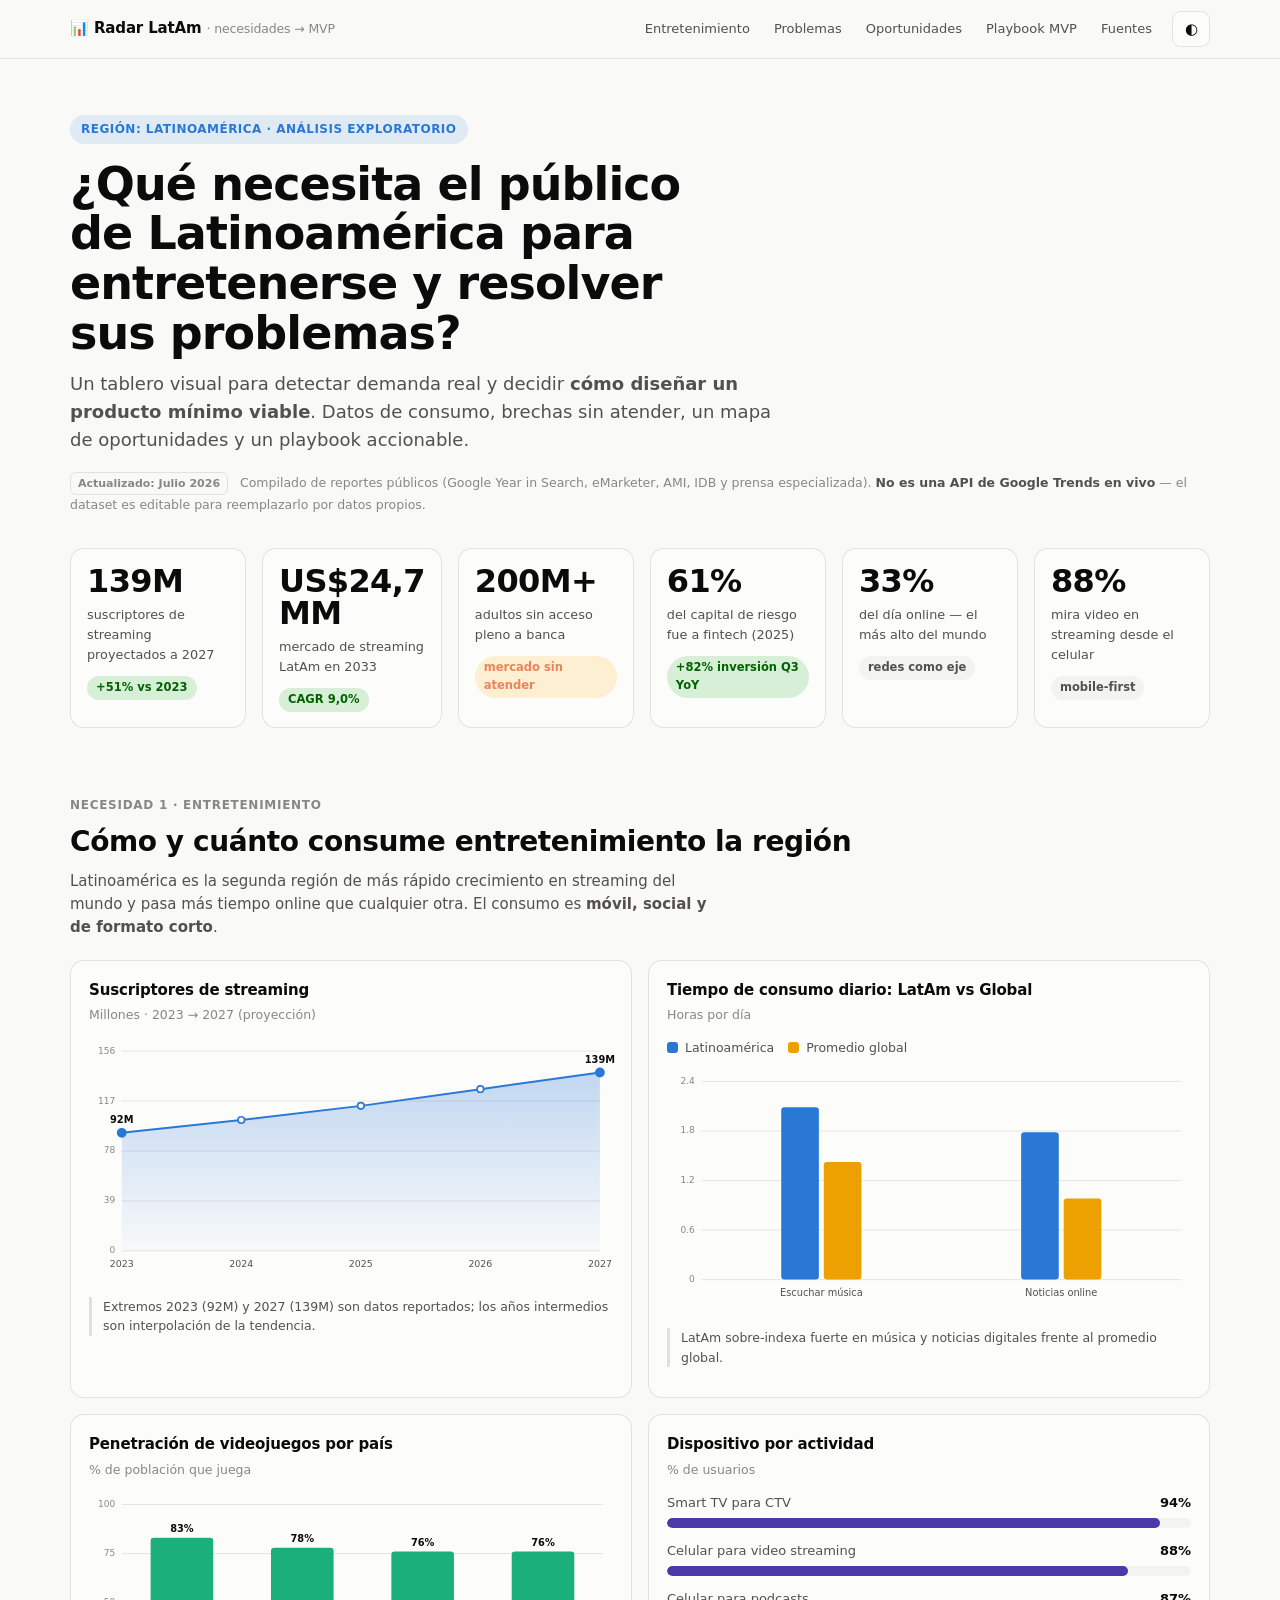
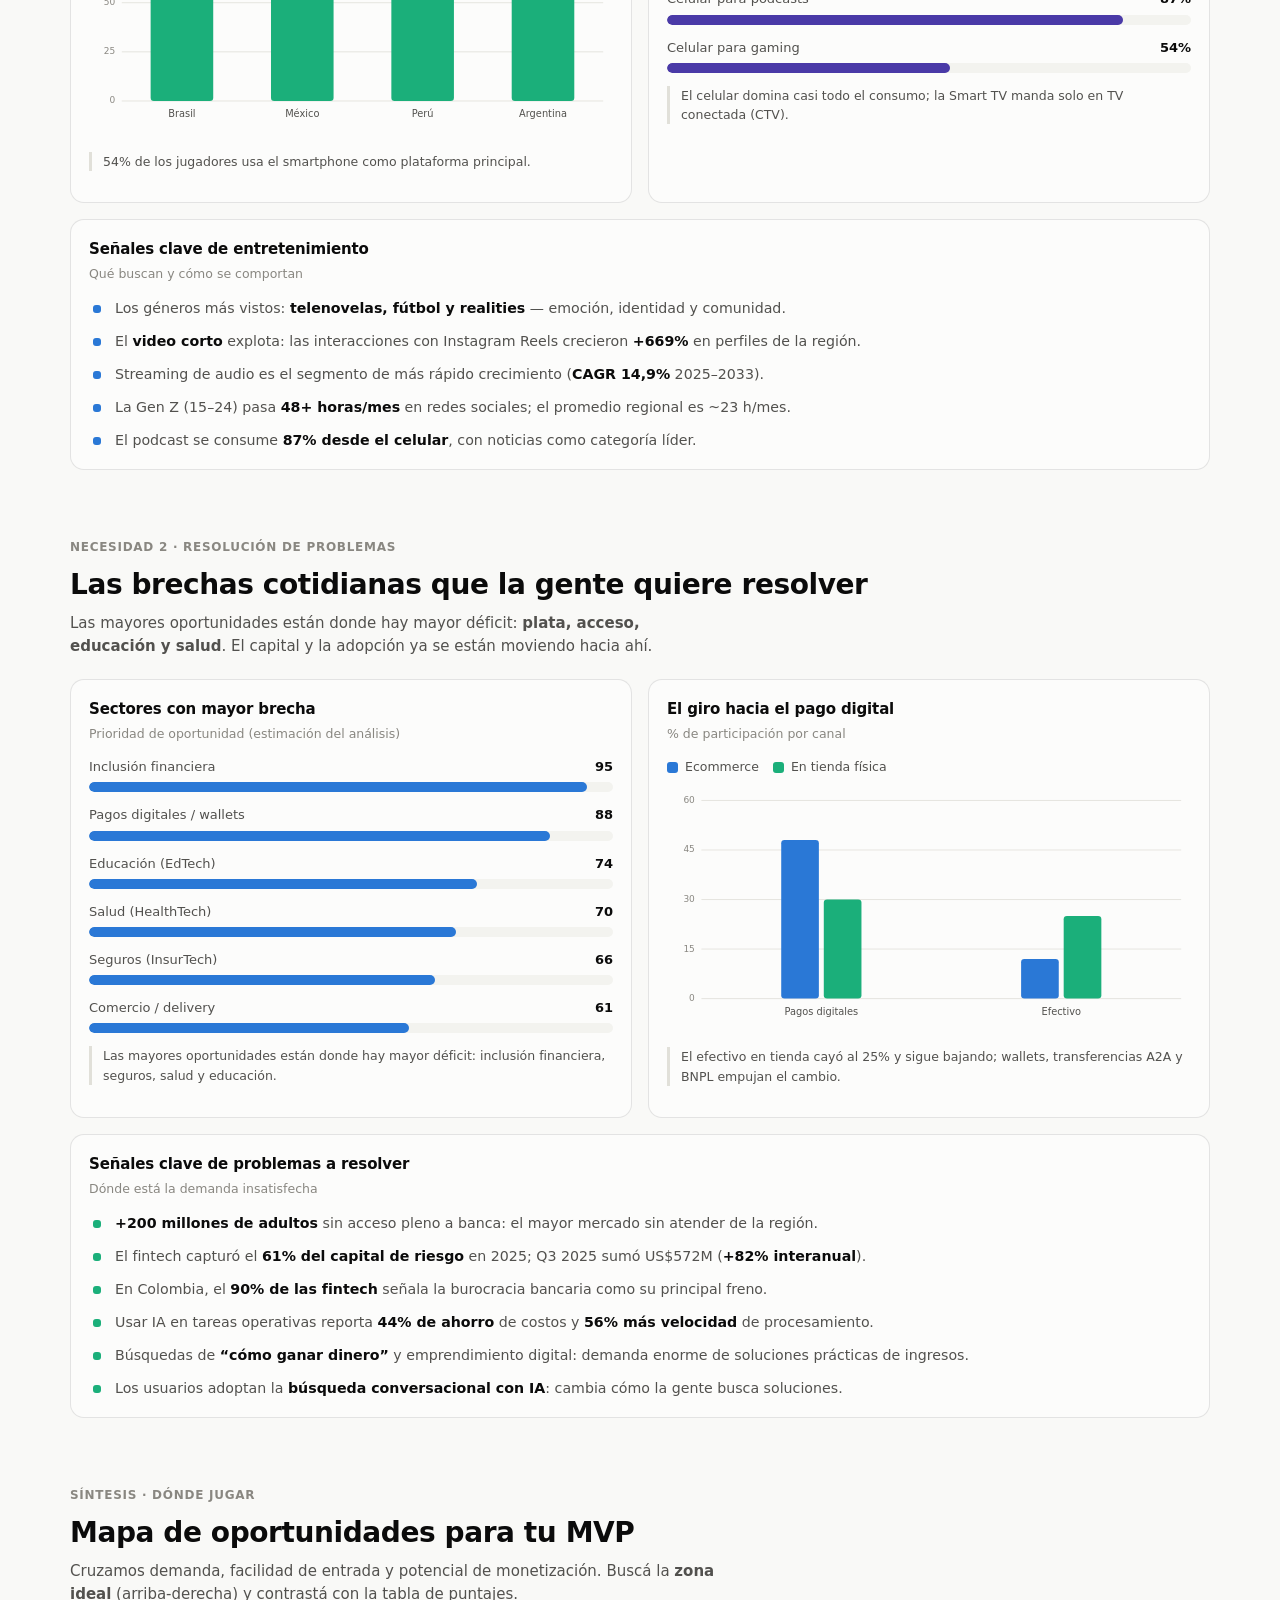
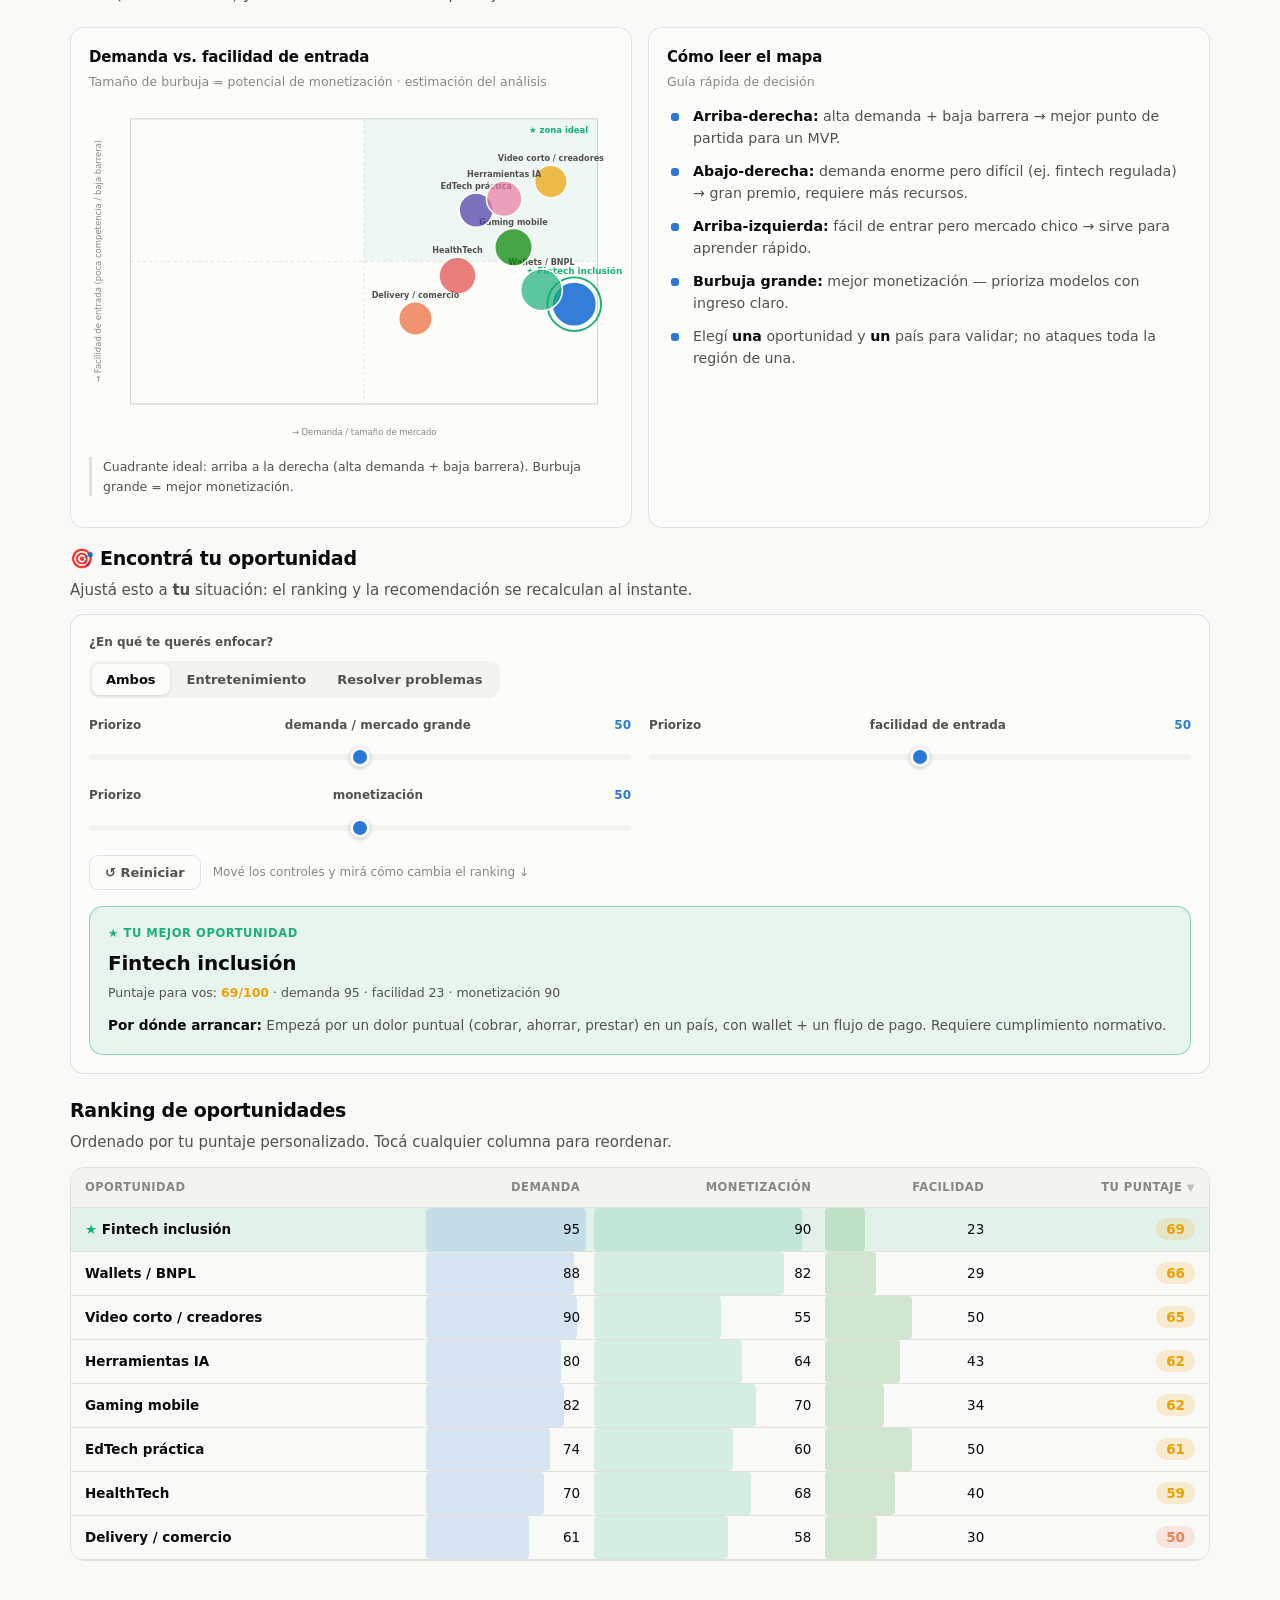
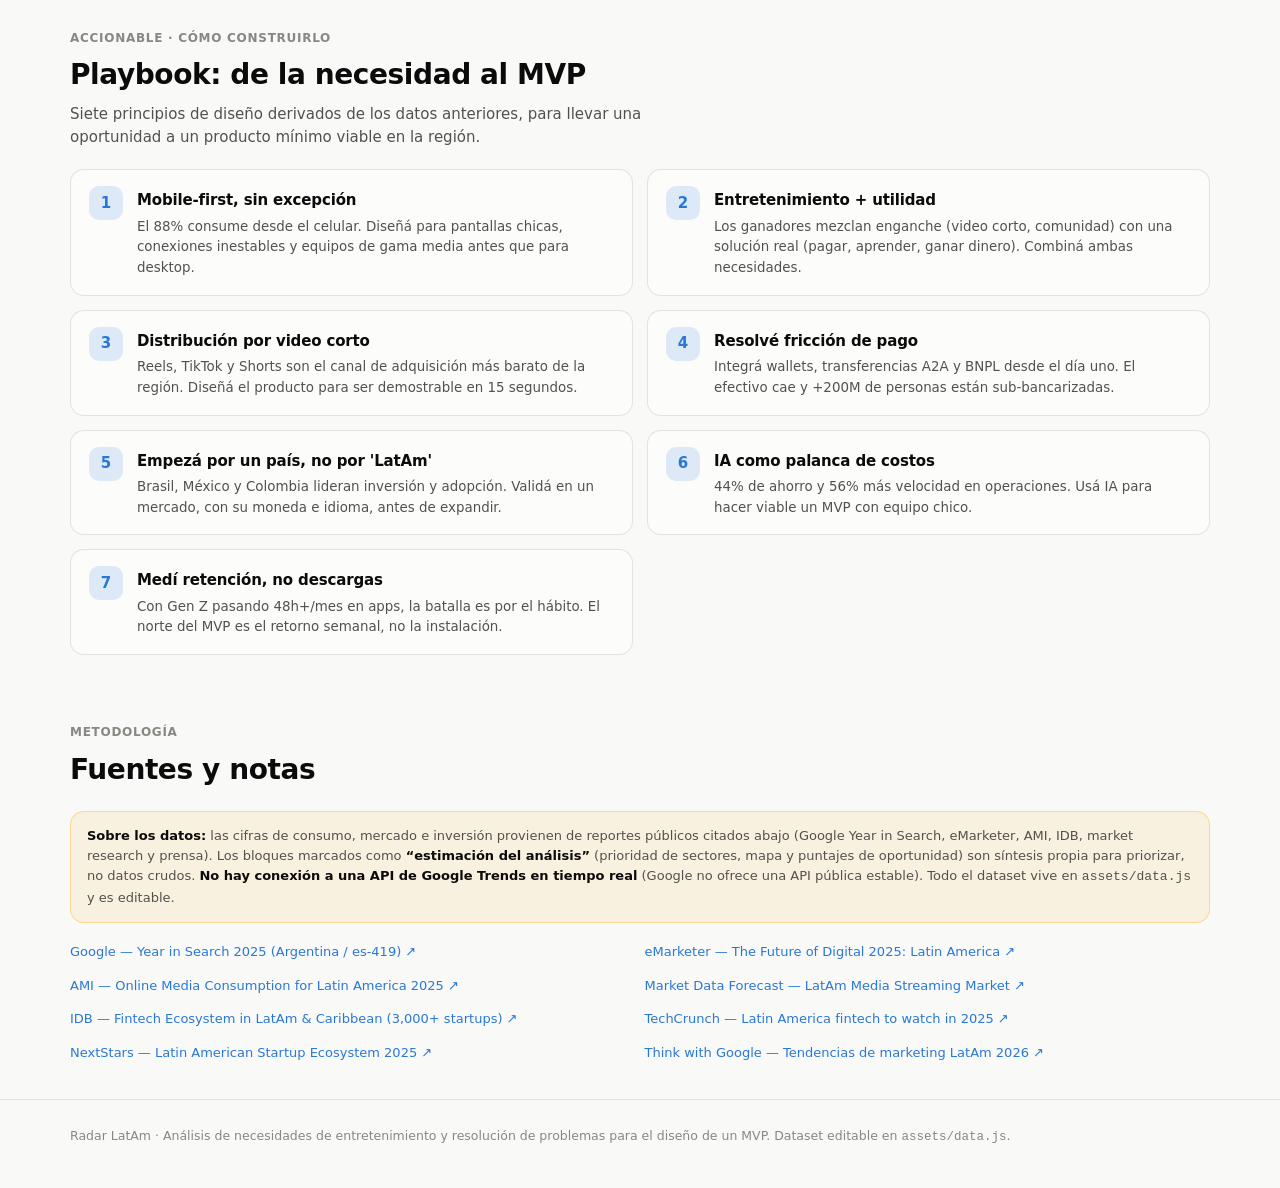
<file: index.html>
<!doctype html>
<html lang="es">
<head>
  <meta charset="utf-8" />
  <meta name="viewport" content="width=device-width, initial-scale=1" />
  <title>Necesidades del público en Latinoamérica · Análisis para diseñar tu MVP</title>
  <meta name="description" content="Dashboard de necesidades de entretenimiento y resolución de problemas del público en Latinoamérica, para descubrir cómo diseñar un producto mínimo viable." />
  <link rel="icon" href="data:image/svg+xml,<svg xmlns='http://www.w3.org/2000/svg' viewBox='0 0 100 100'><text y='.9em' font-size='90'>📊</text></svg>" />
  <link rel="stylesheet" href="assets/styles.css" />
</head>
<body>

<header class="site">
  <div class="wrap">
    <div class="brand">📊 Radar LatAm <small>· necesidades → MVP</small></div>
    <button class="menu-btn" id="menuBtn" aria-label="Abrir menú" aria-expanded="false">☰</button>
    <nav id="navMenu">
      <a href="#entretenimiento">Entretenimiento</a>
      <a href="#problemas">Problemas</a>
      <a href="#oportunidades">Oportunidades</a>
      <a href="#playbook">Playbook MVP</a>
      <a href="#fuentes">Fuentes</a>
    </nav>
    <button class="theme-btn" id="themeBtn" title="Cambiar tema" aria-label="Cambiar tema">◐</button>
  </div>
</header>

<main class="wrap">

  <!-- HERO -->
  <section class="hero">
    <span class="eyebrow">Región: Latinoamérica · Análisis exploratorio</span>
    <h1>¿Qué necesita el público de Latinoamérica para entretenerse y resolver sus problemas?</h1>
    <p class="lead">Un tablero visual para detectar demanda real y decidir <strong>cómo diseñar un producto mínimo viable</strong>. Datos de consumo, brechas sin atender, un mapa de oportunidades y un playbook accionable.</p>
    <div class="metaline">
      <span class="tag">Actualizado: Julio 2026</span>
      &nbsp; Compilado de reportes públicos (Google Year in Search, eMarketer, AMI, IDB y prensa especializada).
      <b>No es una API de Google Trends en vivo</b> — el dataset es editable para reemplazarlo por datos propios.
    </div>
  </section>

  <!-- KPIs -->
  <section class="block" style="padding-top:6px">
    <div class="grid g6" id="kpis"></div>
  </section>

  <!-- ENTRETENIMIENTO -->
  <section class="block" id="entretenimiento">
    <div class="sec-head">
      <div class="kicker">Necesidad 1 · Entretenimiento</div>
      <h2>Cómo y cuánto consume entretenimiento la región</h2>
      <p>Latinoamérica es la segunda región de más rápido crecimiento en streaming del mundo y pasa más tiempo online que cualquier otra. El consumo es <strong>móvil, social y de formato corto</strong>.</p>
    </div>

    <div class="grid g2">
      <div class="card">
        <h3>Suscriptores de streaming</h3>
        <p class="csub">Millones · 2023 → 2027 (proyección)</p>
        <div class="chart" id="chart-streaming"></div>
        <p class="note" id="note-streaming"></p>
      </div>
      <div class="card">
        <h3>Tiempo de consumo diario: LatAm vs Global</h3>
        <p class="csub">Horas por día</p>
        <div class="chart" id="chart-tiempo"></div>
        <p class="note" id="note-tiempo"></p>
      </div>
    </div>

    <div class="grid g2" style="margin-top:16px">
      <div class="card">
        <h3>Penetración de videojuegos por país</h3>
        <p class="csub">% de población que juega</p>
        <div class="chart" id="chart-gaming"></div>
        <p class="note" id="note-gaming"></p>
      </div>
      <div class="card">
        <h3>Dispositivo por actividad</h3>
        <p class="csub">% de usuarios</p>
        <div id="chart-dispositivos"></div>
        <p class="note" id="note-dispositivos"></p>
      </div>
    </div>

    <div class="card" style="margin-top:16px">
      <h3>Señales clave de entretenimiento</h3>
      <p class="csub">Qué buscan y cómo se comportan</p>
      <ul id="bullets-entretenimiento"></ul>
    </div>
  </section>

  <!-- PROBLEMAS -->
  <section class="block" id="problemas">
    <div class="sec-head">
      <div class="kicker">Necesidad 2 · Resolución de problemas</div>
      <h2>Las brechas cotidianas que la gente quiere resolver</h2>
      <p>Las mayores oportunidades están donde hay mayor déficit: <strong>plata, acceso, educación y salud</strong>. El capital y la adopción ya se están moviendo hacia ahí.</p>
    </div>

    <div class="grid g2">
      <div class="card">
        <h3>Sectores con mayor brecha</h3>
        <p class="csub">Prioridad de oportunidad (estimación del análisis)</p>
        <div id="chart-brechas"></div>
        <p class="note" id="note-brechas"></p>
      </div>
      <div class="card">
        <h3>El giro hacia el pago digital</h3>
        <p class="csub">% de participación por canal</p>
        <div class="chart" id="chart-pagos"></div>
        <p class="note" id="note-pagos"></p>
      </div>
    </div>

    <div class="card" style="margin-top:16px">
      <h3>Señales clave de problemas a resolver</h3>
      <p class="csub">Dónde está la demanda insatisfecha</p>
      <ul id="bullets-problemas"></ul>
    </div>
  </section>

  <!-- OPORTUNIDADES -->
  <section class="block" id="oportunidades">
    <div class="sec-head">
      <div class="kicker">Síntesis · Dónde jugar</div>
      <h2>Mapa de oportunidades para tu MVP</h2>
      <p>Cruzamos demanda, facilidad de entrada y potencial de monetización. Buscá la <strong>zona ideal</strong> (arriba-derecha) y contrastá con la tabla de puntajes.</p>
    </div>

    <div class="grid g2">
      <div class="card">
        <h3>Demanda vs. facilidad de entrada</h3>
        <p class="csub">Tamaño de burbuja = potencial de monetización · estimación del análisis</p>
        <div class="chart" id="chart-oportunidades"></div>
        <p class="note" id="note-oportunidades"></p>
      </div>
      <div class="card">
        <h3>Cómo leer el mapa</h3>
        <p class="csub">Guía rápida de decisión</p>
        <ul class="bullets">
          <li><strong>Arriba-derecha:</strong> alta demanda + baja barrera → mejor punto de partida para un MVP.</li>
          <li><strong>Abajo-derecha:</strong> demanda enorme pero difícil (ej. fintech regulada) → gran premio, requiere más recursos.</li>
          <li><strong>Arriba-izquierda:</strong> fácil de entrar pero mercado chico → sirve para aprender rápido.</li>
          <li><strong>Burbuja grande:</strong> mejor monetización — prioriza modelos con ingreso claro.</li>
          <li>Elegí <strong>una</strong> oportunidad y <strong>un</strong> país para validar; no ataques toda la región de una.</li>
        </ul>
      </div>
    </div>

    <div style="margin-top:16px">
      <div class="sec-head" style="margin-bottom:12px">
        <h2 style="font-size:19px">🎯 Encontrá tu oportunidad</h2>
        <p>Ajustá esto a <strong>tu</strong> situación: el ranking y la recomendación se recalculan al instante.</p>
      </div>

      <div class="finder">
        <div style="margin-bottom:18px">
          <p class="flabel" style="margin-bottom:9px">¿En qué te querés enfocar?</p>
          <div class="seg" id="seg-foco" role="group" aria-label="Foco">
            <button data-val="ambos" aria-pressed="true">Ambos</button>
            <button data-val="entretenimiento" aria-pressed="false">Entretenimiento</button>
            <button data-val="problema" aria-pressed="false">Resolver problemas</button>
          </div>
        </div>

        <div class="frow">
          <div class="slider">
            <p class="flabel">Priorizo <span>demanda / mercado grande</span> <b id="v-dem">50</b></p>
            <input type="range" id="w-dem" min="0" max="100" value="50" />
          </div>
          <div class="slider">
            <p class="flabel">Priorizo <span>facilidad de entrada</span> <b id="v-fac">50</b></p>
            <input type="range" id="w-fac" min="0" max="100" value="50" />
          </div>
          <div class="slider">
            <p class="flabel">Priorizo <span>monetización</span> <b id="v-mon">50</b></p>
            <input type="range" id="w-mon" min="0" max="100" value="50" />
          </div>
        </div>

        <div class="foot">
          <button class="btn-ghost" id="finder-reset">↺ Reiniciar</button>
          <span style="font-size:12px;color:var(--muted)">Mové los controles y mirá cómo cambia el ranking ↓</span>
        </div>

        <div class="rec" id="rec-card"></div>
      </div>

      <div class="sec-head" style="margin:22px 0 12px">
        <h2 style="font-size:19px">Ranking de oportunidades</h2>
        <p>Ordenado por tu puntaje personalizado. Tocá cualquier columna para reordenar.</p>
      </div>
      <div id="scoring-table"></div>
    </div>
  </section>

  <!-- PLAYBOOK -->
  <section class="block" id="playbook">
    <div class="sec-head">
      <div class="kicker">Accionable · Cómo construirlo</div>
      <h2>Playbook: de la necesidad al MVP</h2>
      <p>Siete principios de diseño derivados de los datos anteriores, para llevar una oportunidad a un producto mínimo viable en la región.</p>
    </div>
    <div class="steps" id="playbook-steps"></div>
  </section>

  <!-- FUENTES -->
  <section class="block" id="fuentes">
    <div class="sec-head">
      <div class="kicker">Metodología</div>
      <h2>Fuentes y notas</h2>
    </div>
    <div class="callout" style="margin-bottom:16px">
      <b>Sobre los datos:</b> las cifras de consumo, mercado e inversión provienen de reportes públicos citados abajo (Google Year in Search, eMarketer, AMI, IDB, market research y prensa). Los bloques marcados como <b>“estimación del análisis”</b> (prioridad de sectores, mapa y puntajes de oportunidad) son síntesis propia para priorizar, no datos crudos. <b>No hay conexión a una API de Google Trends en tiempo real</b> (Google no ofrece una API pública estable). Todo el dataset vive en <code>assets/data.js</code> y es editable.
    </div>
    <ul class="sources" id="sources"></ul>
  </section>

</main>

<footer class="site">
  <div class="wrap">
    Radar LatAm · Análisis de necesidades de entretenimiento y resolución de problemas para el diseño de un MVP.
    Dataset editable en <code>assets/data.js</code>.
  </div>
</footer>

<script>
  /* tema: respeta preferencia del sistema y permite override manual (persistido) */
  (function () {
    const root = document.documentElement;
    const saved = localStorage.getItem("theme");
    if (saved) root.setAttribute("data-theme", saved);
    const btn = document.getElementById("themeBtn");
    btn.addEventListener("click", () => {
      const cur = root.getAttribute("data-theme") ||
        (matchMedia("(prefers-color-scheme: dark)").matches ? "dark" : "light");
      const next = cur === "dark" ? "light" : "dark";
      root.setAttribute("data-theme", next);
      localStorage.setItem("theme", next);
      if (window.__renderAll) window.__renderAll();
    });

    /* menú móvil */
    const menuBtn = document.getElementById("menuBtn");
    const nav = document.getElementById("navMenu");
    const closeNav = () => { nav.classList.remove("open"); menuBtn.setAttribute("aria-expanded", "false"); };
    menuBtn.addEventListener("click", () => {
      const open = nav.classList.toggle("open");
      menuBtn.setAttribute("aria-expanded", String(open));
    });
    nav.querySelectorAll("a").forEach(a => a.addEventListener("click", closeNav));
  })();
</script>
<script src="assets/data.js"></script>
<script src="assets/charts.js"></script>
<script>
  /* llenar las notas desde el dataset */
  window.addEventListener("DOMContentLoaded", function () {
    const D = window.DATA, set = (id, t) => { const e = document.getElementById(id); if (e) e.textContent = t; };
    set("note-streaming", D.streamingCrecimiento.nota);
    set("note-tiempo", D.tiempoConsumo.nota);
    set("note-gaming", D.gamingPais.nota);
    set("note-dispositivos", D.dispositivos.nota);
    set("note-brechas", D.brechasSectores.nota);
    set("note-pagos", D.pagos.nota);
    set("note-oportunidades", D.oportunidades.nota);
  });
</script>
</body>
</html>
</file>
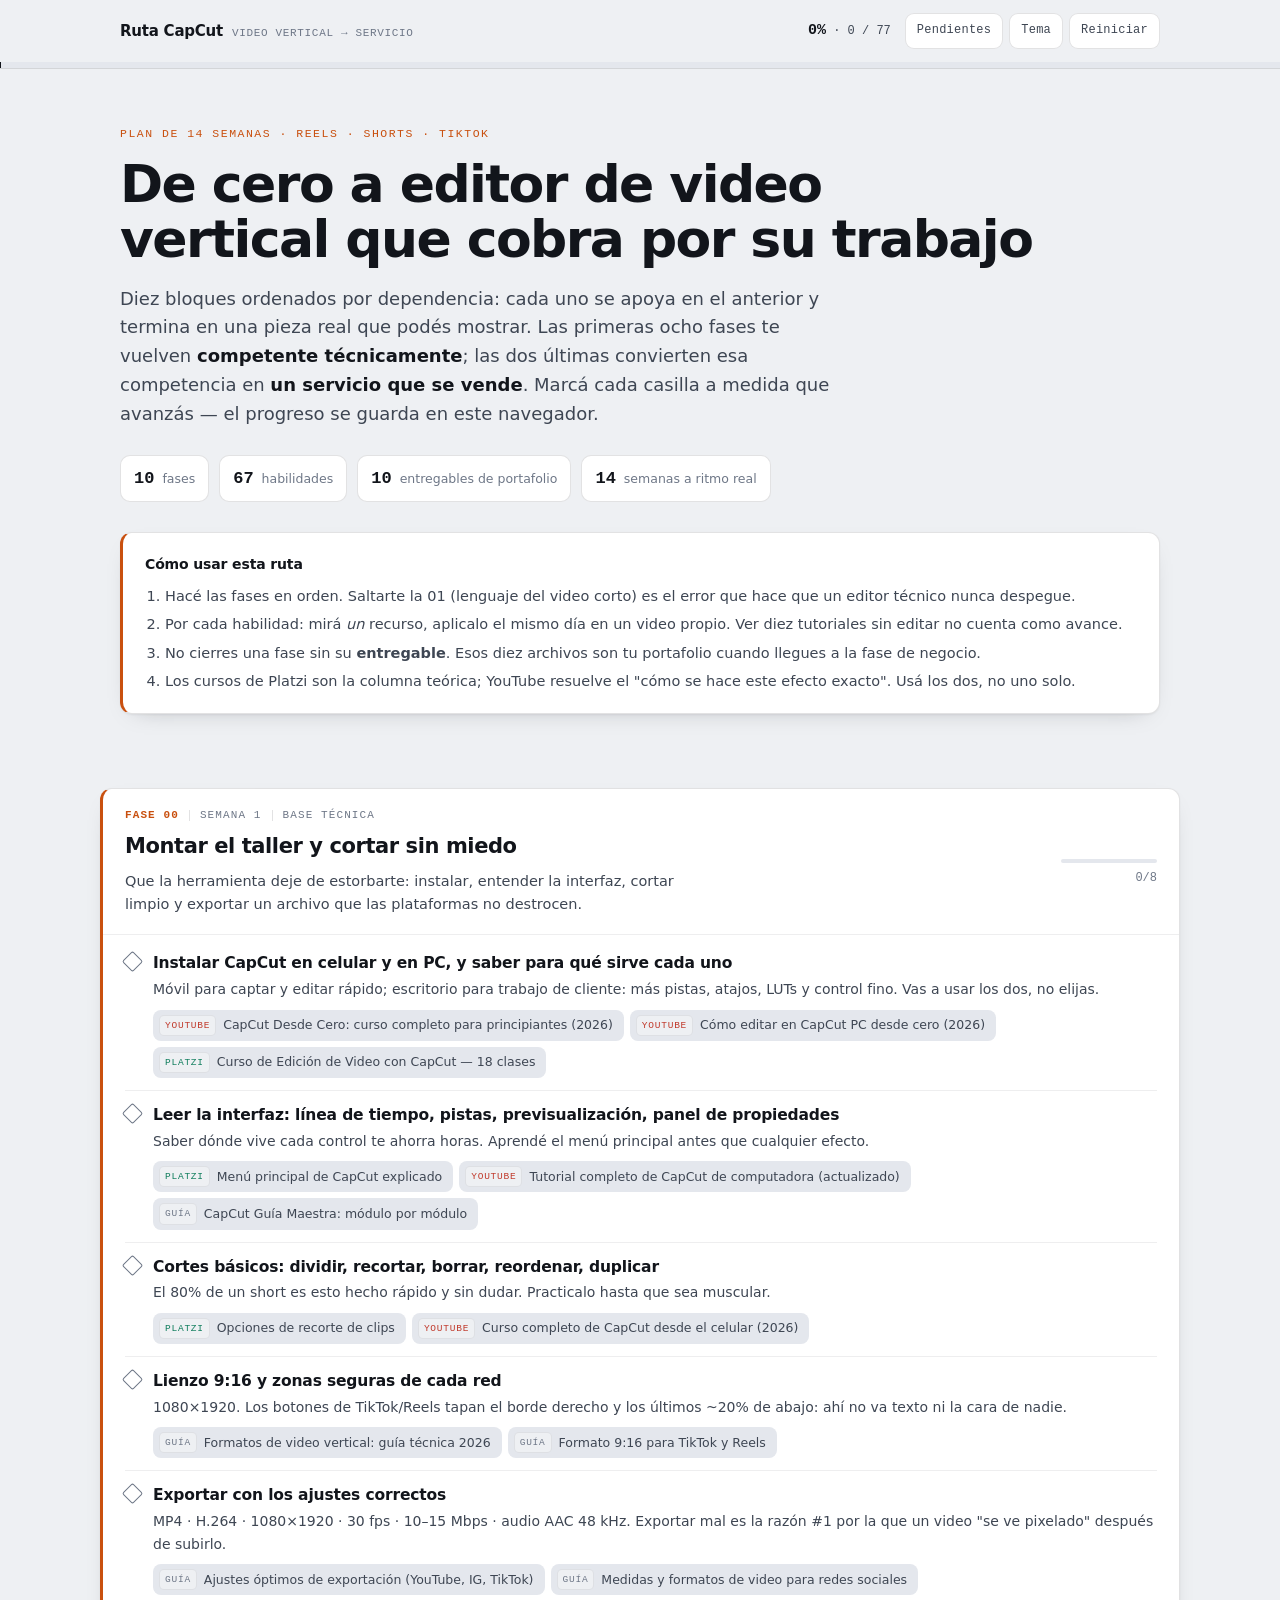
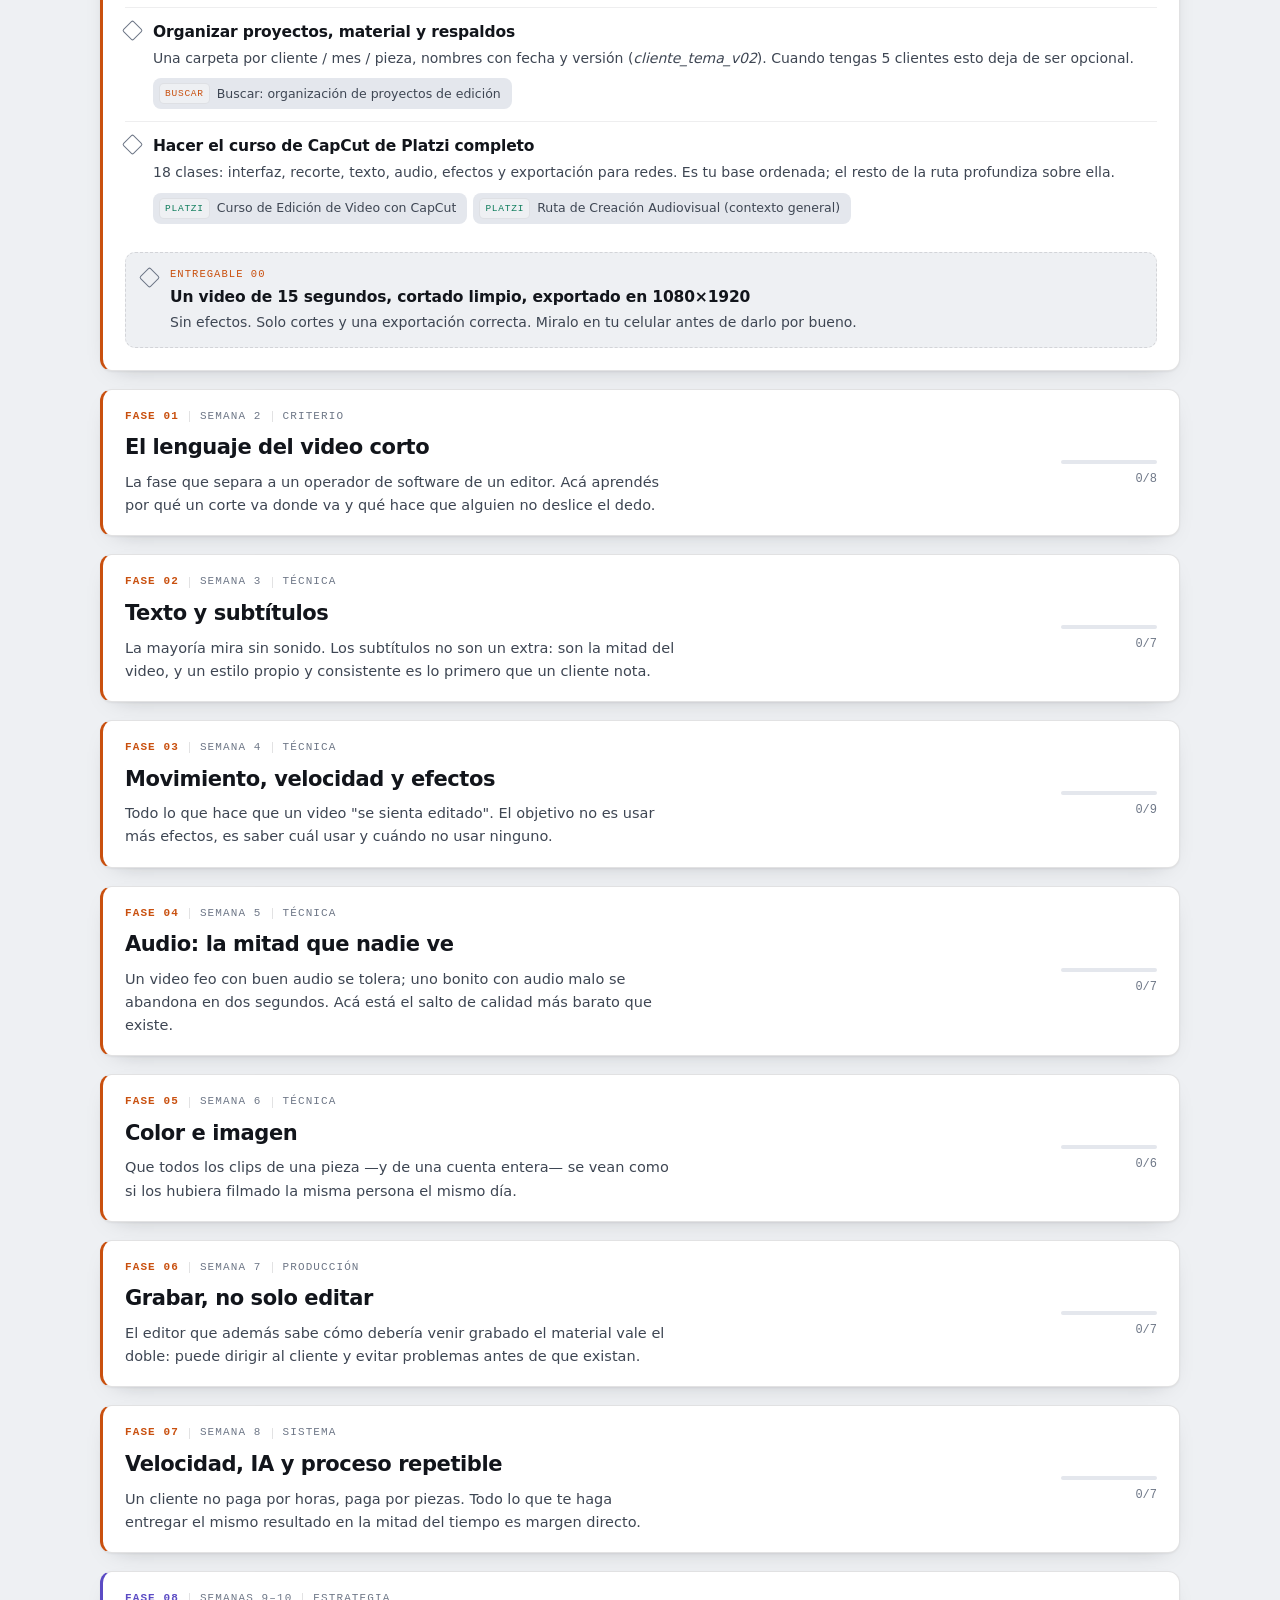
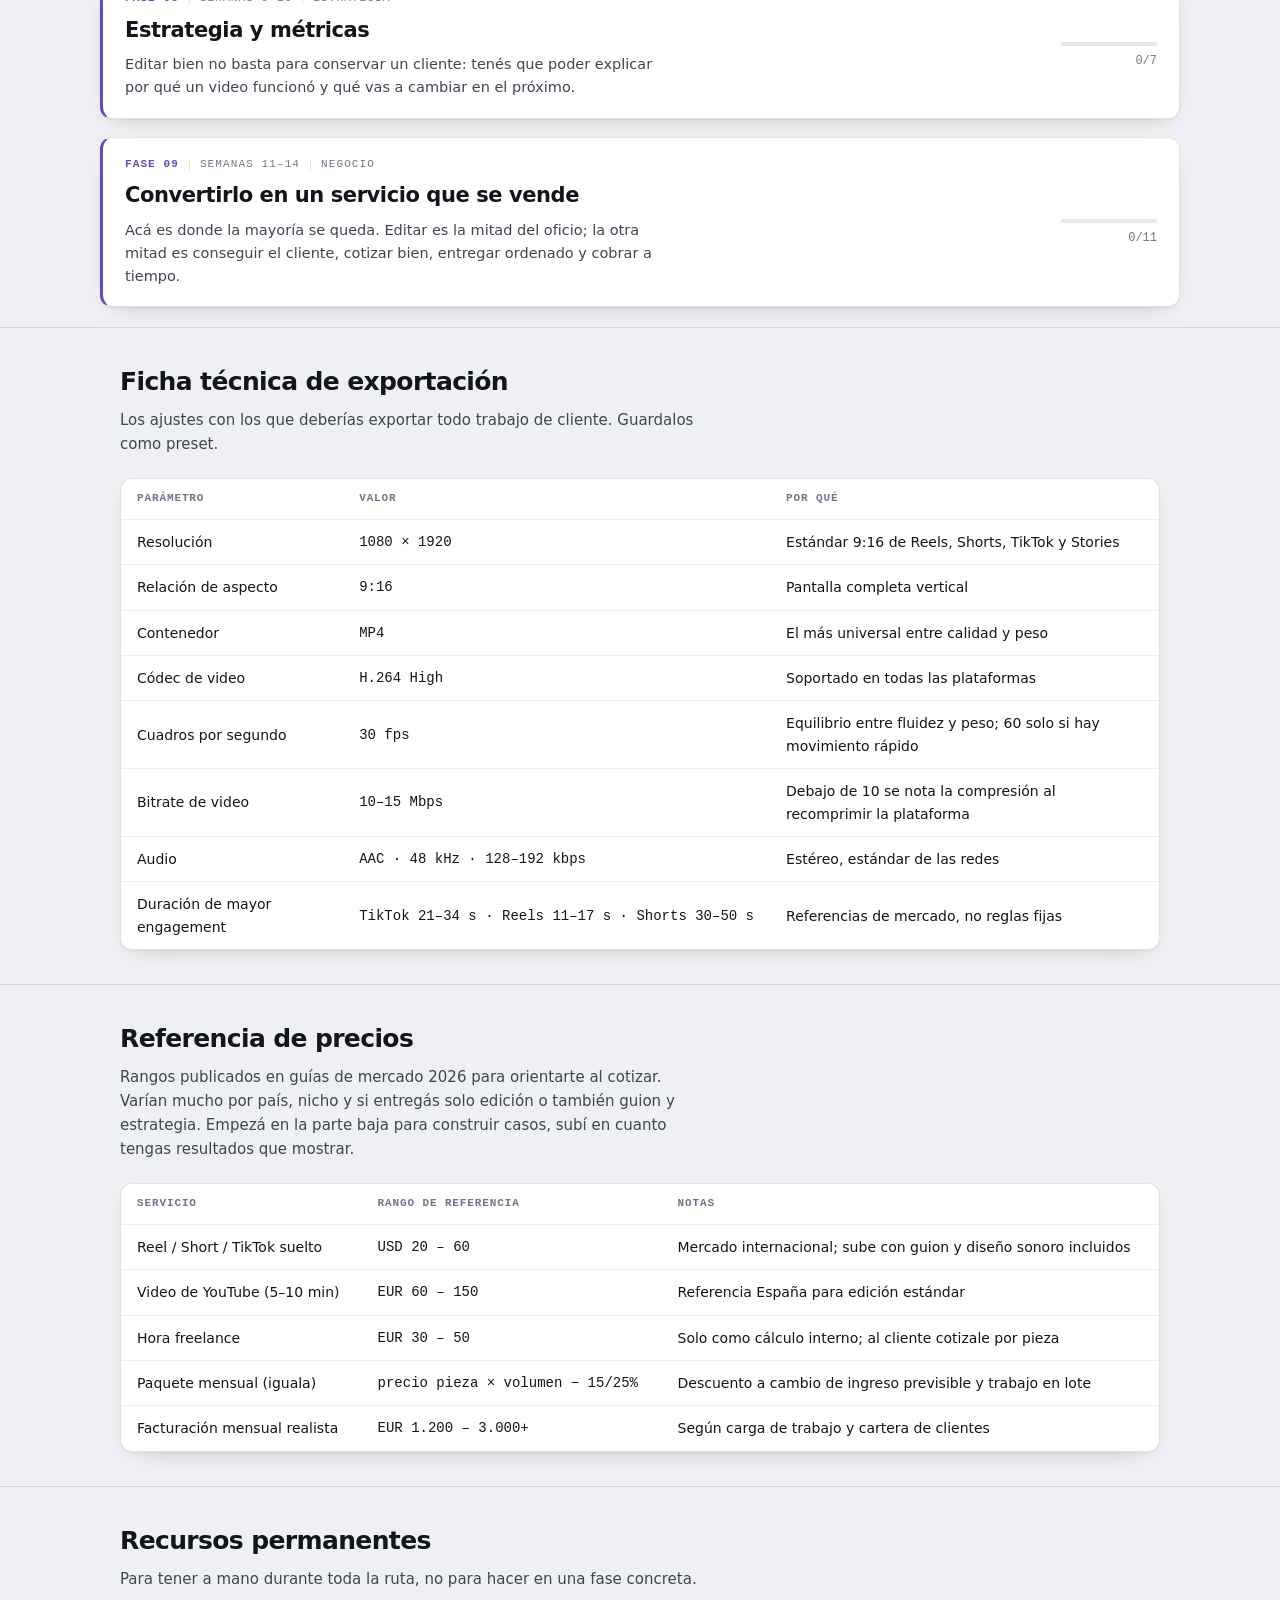
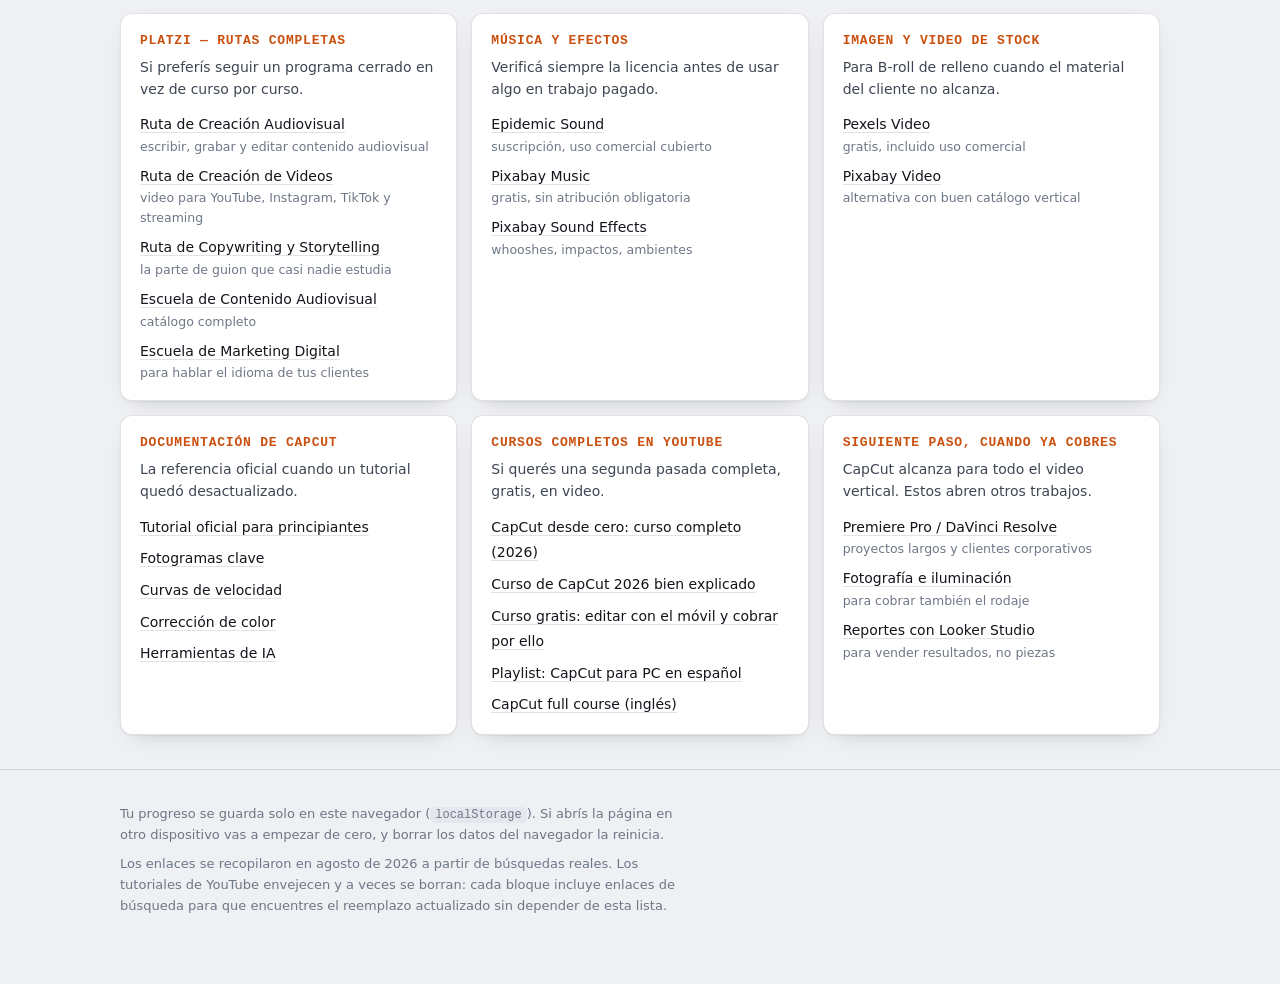
<file: capcut.html>
<!doctype html>
<html lang="es">
<head>
<meta charset="utf-8">
<meta name="viewport" content="width=device-width, initial-scale=1">
<title>Ruta CapCut — de cero a editor que cobra</title>
<meta name="description" content="Camino de aprendizaje para editar video vertical con CapCut y vender el servicio a empresas y personas. Con recursos y seguimiento de progreso.">
<style>
/* ===========================================================================
   Ruta CapCut — hoja de estilos única.
   Motivo visual: la línea de tiempo de un editor. Barra de transporte fija,
   fases como bloques de una pista, keyframes (rombos) como casillas.
   Tipografía: cara del sistema para lectura, monoespaciada para etiquetas,
   contadores y timecodes.
   =========================================================================== */

:root {
  color-scheme: light dark;

  --page:      #eef0f3;
  --surface:   #ffffff;
  --surface-2: #e4e7ed;
  --ink:       #12151b;
  --ink-2:     #3e4653;
  --muted:     #6e7787;
  --line:      rgba(18,21,27,.12);
  --line-2:    rgba(18,21,27,.07);

  --ember:     #c9500f;   /* acento: pista activa, playhead */
  --ember-sol: #e8631c;   /* relleno del acento */
  --done:      #0f7d5c;   /* estado: completado */
  --violet:    #5b4bc4;   /* bloque de estrategia y negocio */
  --yt:        #c0392b;   /* etiqueta de fuente: YouTube */

  --shadow: 0 1px 2px rgba(18,21,27,.05), 0 8px 24px -16px rgba(18,21,27,.35);

  --sans: -apple-system, BlinkMacSystemFont, "Segoe UI Variable Text", "Segoe UI",
          system-ui, Roboto, "Helvetica Neue", Arial, sans-serif;
  --mono: ui-monospace, SFMono-Regular, "SF Mono", "JetBrains Mono", Menlo,
          Consolas, "Liberation Mono", monospace;

  --maxw: 1080px;
  --r: 12px;
}

@media (prefers-color-scheme: dark) {
  :root:not([data-theme="light"]) {
    --page:      #0e1116;
    --surface:   #161a21;
    --surface-2: #1e242d;
    --ink:       #edf0f4;
    --ink-2:     #b6becb;
    --muted:     #838d9c;
    --line:      rgba(255,255,255,.13);
    --line-2:    rgba(255,255,255,.07);
    --ember:     #ff8a3d;
    --ember-sol: #f4762a;
    --done:      #2dbf92;
    --violet:    #9a8bf0;
    --yt:        #ff6b5e;
    --shadow: 0 1px 2px rgba(0,0,0,.4), 0 10px 28px -18px rgba(0,0,0,.9);
  }
}
:root[data-theme="dark"] {
  --page:#0e1116; --surface:#161a21; --surface-2:#1e242d;
  --ink:#edf0f4; --ink-2:#b6becb; --muted:#838d9c;
  --line:rgba(255,255,255,.13); --line-2:rgba(255,255,255,.07);
  --ember:#ff8a3d; --ember-sol:#f4762a; --done:#2dbf92; --violet:#9a8bf0; --yt:#ff6b5e;
  --shadow: 0 1px 2px rgba(0,0,0,.4), 0 10px 28px -18px rgba(0,0,0,.9);
}
:root[data-theme="light"] {
  --page:#eef0f3; --surface:#ffffff; --surface-2:#e4e7ed;
  --ink:#12151b; --ink-2:#3e4653; --muted:#6e7787;
  --line:rgba(18,21,27,.12); --line-2:rgba(18,21,27,.07);
  --ember:#c9500f; --ember-sol:#e8631c; --done:#0f7d5c; --violet:#5b4bc4; --yt:#c0392b;
  --shadow: 0 1px 2px rgba(18,21,27,.05), 0 8px 24px -16px rgba(18,21,27,.35);
}

* { box-sizing: border-box; }
html { scroll-behavior: smooth; }
@media (prefers-reduced-motion: reduce) {
  html { scroll-behavior: auto; }
  *, *::before, *::after { animation-duration: .001ms !important; transition-duration: .001ms !important; }
}

body {
  margin: 0;
  background: var(--page);
  color: var(--ink);
  font-family: var(--sans);
  font-size: 16px;
  line-height: 1.6;
  -webkit-font-smoothing: antialiased;
}

.wrap { width: 100%; max-width: var(--maxw); margin-inline: auto; padding-inline: 20px; }

/* ---------- barra de transporte ---------- */
.transport {
  position: sticky; top: 0; z-index: 60;
  background: color-mix(in srgb, var(--page) 90%, transparent);
  backdrop-filter: blur(12px) saturate(1.2);
  border-bottom: 1px solid var(--line);
}
.transport .wrap { display: flex; align-items: center; gap: 14px; min-height: 62px; padding-block: 9px; flex-wrap: wrap; }
.tp-id { display: flex; align-items: baseline; gap: 9px; margin-right: auto; }
.tp-id b { font-size: 15px; font-weight: 700; letter-spacing: -.015em; }
.tp-id span { font-family: var(--mono); font-size: 11px; color: var(--muted); letter-spacing: .06em; text-transform: uppercase; }

.counter {
  font-family: var(--mono); font-variant-numeric: tabular-nums;
  font-size: 12px; color: var(--ink-2); white-space: nowrap;
}
.counter b { color: var(--ink); font-size: 15px; font-weight: 700; }

.tp-actions { display: flex; gap: 6px; }
.btn {
  font: inherit; font-size: 12px; font-family: var(--mono); letter-spacing: .02em;
  color: var(--ink-2); background: var(--surface); border: 1px solid var(--line);
  border-radius: 9px; padding: 7px 11px; cursor: pointer;
  transition: background .15s ease, color .15s ease, border-color .15s ease;
}
.btn:hover { background: var(--surface-2); color: var(--ink); }
.btn[aria-pressed="true"] { border-color: var(--ember); color: var(--ember); background: color-mix(in srgb, var(--ember) 10%, var(--surface)); }
.btn:focus-visible, a:focus-visible, summary:focus-visible { outline: 2px solid var(--ember); outline-offset: 2px; }

/* pista de progreso global */
.scrub { width: 100%; height: 6px; background: var(--surface-2); position: relative; overflow: hidden; }
.scrub-fill { height: 100%; width: 0%; background: var(--ember-sol); transition: width .35s cubic-bezier(.4,0,.2,1); }
.scrub-head {
  position: absolute; top: -3px; bottom: -3px; width: 2px; left: 0;
  background: var(--ink); transition: left .35s cubic-bezier(.4,0,.2,1);
}

/* ---------- encabezado ---------- */
.hero { padding: 56px 0 34px; }
.eyebrow {
  font-family: var(--mono); font-size: 11.5px; letter-spacing: .13em;
  text-transform: uppercase; color: var(--ember); margin: 0 0 14px;
}
h1 {
  font-size: clamp(32px, 6vw, 52px); line-height: 1.05; letter-spacing: -.03em;
  margin: 0 0 18px; text-wrap: balance; font-weight: 800;
}
.lede { font-size: 18px; color: var(--ink-2); max-width: 62ch; margin: 0 0 26px; }
.lede strong { color: var(--ink); font-weight: 650; }

.facts { display: flex; flex-wrap: wrap; gap: 10px; margin-bottom: 30px; }
.fact {
  background: var(--surface); border: 1px solid var(--line); border-radius: 10px;
  padding: 9px 13px; display: flex; align-items: baseline; gap: 8px;
}
.fact b { font-family: var(--mono); font-size: 17px; font-variant-numeric: tabular-nums; }
.fact span { font-size: 12.5px; color: var(--muted); }

.howto {
  background: var(--surface); border: 1px solid var(--line); border-left: 3px solid var(--ember);
  border-radius: var(--r); padding: 20px 22px; box-shadow: var(--shadow);
}
.howto h2 { font-size: 14px; margin: 0 0 10px; letter-spacing: -.01em; }
.howto ol { margin: 0; padding-left: 20px; color: var(--ink-2); font-size: 14.5px; }
.howto li { margin-bottom: 5px; }
.howto li:last-child { margin-bottom: 0; }

/* ---------- fases ---------- */
.track { padding: 40px 0 20px; display: flex; flex-direction: column; gap: 18px; }

.phase {
  background: var(--surface); border: 1px solid var(--line); border-radius: var(--r);
  box-shadow: var(--shadow); overflow: hidden;
  border-left: 3px solid var(--clip, var(--muted));
  transition: opacity .25s ease;
}
.phase[data-complete="true"] { border-left-color: var(--done); }
.phase.dim { opacity: .45; }

.phase > summary {
  list-style: none; cursor: pointer; padding: 18px 22px;
  display: grid; grid-template-columns: 1fr auto; gap: 6px 16px; align-items: center;
}
.phase > summary::-webkit-details-marker { display: none; }
.phase > summary:hover { background: var(--surface-2); }

.ph-meta {
  grid-column: 1 / -1;
  font-family: var(--mono); font-size: 11px; letter-spacing: .1em; text-transform: uppercase;
  color: var(--muted); display: flex; align-items: center; gap: 10px; flex-wrap: wrap;
}
.ph-meta .tag { color: var(--clip, var(--ember)); font-weight: 700; }
.ph-meta .sep { width: 1px; height: 11px; background: var(--line); }

.ph-title { font-size: 21px; font-weight: 700; letter-spacing: -.02em; margin: 0; text-wrap: balance; }
.ph-goal { grid-column: 1; font-size: 14.5px; color: var(--ink-2); margin: 0; max-width: 60ch; }

.ph-gauge { grid-column: 2; grid-row: 2 / span 2; display: flex; flex-direction: column; align-items: flex-end; gap: 6px; }
.ph-gauge .num { font-family: var(--mono); font-size: 12px; font-variant-numeric: tabular-nums; color: var(--muted); white-space: nowrap; }
.ph-bar { width: 96px; height: 4px; border-radius: 3px; background: var(--surface-2); overflow: hidden; }
.ph-bar i { display: block; height: 100%; width: 0; background: var(--clip, var(--ember)); transition: width .3s ease; }
.phase[data-complete="true"] .ph-bar i { background: var(--done); }

.ph-body { padding: 4px 22px 22px; border-top: 1px solid var(--line-2); }

/* ---------- skills ---------- */
.skills { list-style: none; margin: 0; padding: 0; }
.skill { display: flex; gap: 13px; padding: 12px 0; border-bottom: 1px solid var(--line-2); align-items: flex-start; }
.skill:last-child { border-bottom: 0; }
.skill.hide { display: none; }

.skill label, .deliver label { display: block; cursor: pointer; flex: 0 0 auto; padding-top: 3px; }
input[type="checkbox"][data-id] { position: absolute; opacity: 0; width: 0; height: 0; }

/* keyframe: rombo, como en la línea de tiempo */
.kf {
  display: block; width: 15px; height: 15px; transform: rotate(45deg);
  border: 1.5px solid var(--muted); border-radius: 2px; background: transparent;
  transition: background .18s ease, border-color .18s ease;
}
label:hover > .kf { border-color: var(--ember); }
input[type="checkbox"][data-id]:checked + .kf { background: var(--done); border-color: var(--done); }
input[type="checkbox"][data-id]:focus-visible + .kf { outline: 2px solid var(--ember); outline-offset: 3px; }

.sk-body { min-width: 0; flex: 1; }
.sk-name { font-weight: 600; font-size: 15.5px; letter-spacing: -.01em; }
.skill:has(input:checked) .sk-name,
.deliver:has(input:checked) .sk-name {
  color: var(--muted); text-decoration: line-through; text-decoration-thickness: 1px;
}
.sk-note { font-size: 14px; color: var(--ink-2); margin-top: 2px; }
.sk-note em { font-style: italic; color: inherit; }

/* recursos */
.res { display: flex; flex-wrap: wrap; gap: 6px; margin-top: 9px; }
.res a {
  display: inline-flex; align-items: center; gap: 7px; max-width: 100%;
  font-size: 12.5px; text-decoration: none; color: var(--ink-2);
  background: var(--surface-2); border: 1px solid transparent; border-radius: 8px;
  padding: 4px 10px 4px 5px; transition: border-color .15s ease, color .15s ease;
}
.res a:hover { color: var(--ink); border-color: var(--line); }
.res a span { overflow: hidden; text-overflow: ellipsis; white-space: nowrap; }
.res a::before {
  content: attr(data-src);
  font-family: var(--mono); font-size: 9.5px; letter-spacing: .08em; text-transform: uppercase;
  padding: 2px 5px; border-radius: 5px; flex: 0 0 auto;
  background: var(--page); color: var(--muted); border: 1px solid var(--line-2);
}
.res a[data-src="YouTube"]::before { color: var(--yt); }
.res a[data-src="Platzi"]::before { color: var(--done); }
.res a[data-src="Buscar"]::before { color: var(--ember); }

/* entregable */
.deliver {
  margin-top: 16px; background: var(--page); border: 1px dashed var(--line);
  border-radius: 10px; padding: 13px 16px; display: flex; gap: 13px; align-items: flex-start;
}
.deliver .tagline {
  font-family: var(--mono); font-size: 10.5px; letter-spacing: .1em; text-transform: uppercase;
  color: var(--ember); display: block; margin-bottom: 2px;
}
.deliver label { padding-top: 4px; }

/* ---------- secciones de referencia ---------- */
.section { padding: 34px 0; border-top: 1px solid var(--line); }
.section h2 { font-size: 25px; letter-spacing: -.025em; margin: 0 0 6px; font-weight: 750; }
.section > .wrap > p.sub { color: var(--ink-2); margin: 0 0 22px; max-width: 62ch; font-size: 15px; }

.cards { display: grid; grid-template-columns: repeat(auto-fit, minmax(260px, 1fr)); gap: 14px; }
.card {
  background: var(--surface); border: 1px solid var(--line); border-radius: var(--r);
  padding: 17px 19px; box-shadow: var(--shadow);
}
.card h3 { font-size: 13px; margin: 0 0 4px; font-family: var(--mono); letter-spacing: .06em; text-transform: uppercase; color: var(--ember); font-weight: 600; }
.card p { font-size: 14px; color: var(--ink-2); margin: 0 0 11px; }
.card ul { margin: 0; padding: 0; list-style: none; display: flex; flex-direction: column; gap: 6px; }
.card ul a { font-size: 14px; color: var(--ink); text-decoration: none; border-bottom: 1px solid var(--line); }
.card ul a:hover { border-bottom-color: var(--ember); color: var(--ember); }
.card ul li small { display: block; color: var(--muted); font-size: 12.5px; }

.table-scroll { overflow-x: auto; border: 1px solid var(--line); border-radius: var(--r); background: var(--surface); box-shadow: var(--shadow); }
table { border-collapse: collapse; width: 100%; min-width: 540px; font-size: 14px; }
th, td { text-align: left; padding: 11px 16px; border-bottom: 1px solid var(--line-2); }
th { font-family: var(--mono); font-size: 11px; letter-spacing: .08em; text-transform: uppercase; color: var(--muted); font-weight: 600; }
td.num { font-family: var(--mono); font-variant-numeric: tabular-nums; white-space: nowrap; }
tbody tr:last-child td { border-bottom: 0; }
tbody tr:hover { background: var(--surface-2); }

footer.site { padding: 34px 0 60px; border-top: 1px solid var(--line); color: var(--muted); font-size: 13px; }
footer.site p { margin: 0 0 8px; max-width: 68ch; }
footer.site a { color: var(--ink-2); }
footer.site code { font-family: var(--mono); font-size: 12px; background: var(--surface-2); padding: 1px 5px; border-radius: 5px; }

@media (max-width: 620px) {
  .hero { padding: 38px 0 26px; }
  .phase > summary { padding: 15px 16px; grid-template-columns: 1fr; }
  .ph-gauge { grid-column: 1; grid-row: auto; flex-direction: row; align-items: center; gap: 10px; }
  .ph-body { padding: 4px 16px 18px; }
  .tp-id b { font-size: 14px; }
  .tp-id span { display: none; }
  .transport .wrap { min-height: 0; padding-block: 8px; gap: 8px 10px; }
  .btn { padding: 5px 9px; font-size: 11.5px; }
  .counter b { font-size: 14px; }
  .res a { max-width: 100%; }
}
</style>
</head>
<body>

<div class="transport">
  <div class="wrap">
    <div class="tp-id">
      <b>Ruta CapCut</b>
      <span>video vertical → servicio</span>
    </div>
    <div class="counter"><b id="pct">0%</b> · <span id="cnt">0 / 0</span></div>
    <div class="tp-actions">
      <button class="btn" id="filterBtn" aria-pressed="false" title="Ocultar lo que ya marcaste">Pendientes</button>
      <button class="btn" id="themeBtn" title="Cambiar entre tema claro y oscuro">Tema</button>
      <button class="btn" id="resetBtn" title="Borrar todo el progreso guardado">Reiniciar</button>
    </div>
  </div>
  <div class="scrub"><div class="scrub-fill" id="scrubFill"></div><div class="scrub-head" id="scrubHead"></div></div>
</div>

<header class="hero">
  <div class="wrap">
    <p class="eyebrow">Plan de 14 semanas · Reels · Shorts · TikTok</p>
    <h1>De cero a editor de video vertical que cobra por su trabajo</h1>
    <p class="lede">
      Diez bloques ordenados por dependencia: cada uno se apoya en el anterior y termina en
      una pieza real que podés mostrar. Las primeras ocho fases te vuelven <strong>competente
      técnicamente</strong>; las dos últimas convierten esa competencia en <strong>un servicio
      que se vende</strong>. Marcá cada casilla a medida que avanzás — el progreso se guarda
      en este navegador.
    </p>

    <div class="facts">
      <div class="fact"><b>10</b><span>fases</span></div>
      <div class="fact"><b id="factSkills">—</b><span>habilidades</span></div>
      <div class="fact"><b>10</b><span>entregables de portafolio</span></div>
      <div class="fact"><b>14</b><span>semanas a ritmo real</span></div>
    </div>

    <div class="howto">
      <h2>Cómo usar esta ruta</h2>
      <ol>
        <li>Hacé las fases en orden. Saltarte la 01 (lenguaje del video corto) es el error que hace que un editor técnico nunca despegue.</li>
        <li>Por cada habilidad: mirá <em>un</em> recurso, aplicalo el mismo día en un video propio. Ver diez tutoriales sin editar no cuenta como avance.</li>
        <li>No cierres una fase sin su <strong>entregable</strong>. Esos diez archivos son tu portafolio cuando llegues a la fase de negocio.</li>
        <li>Los cursos de Platzi son la columna teórica; YouTube resuelve el "cómo se hace este efecto exacto". Usá los dos, no uno solo.</li>
      </ol>
    </div>
  </div>
</header>

<main class="wrap track" id="track">

  <!-- ================= FASE 00 ================= -->
  <details class="phase" open style="--clip: var(--ember)">
    <summary>
      <div class="ph-meta">
        <span class="tag">Fase 00</span><i class="sep"></i><span>Semana 1</span><i class="sep"></i><span>Base técnica</span>
      </div>
      <h2 class="ph-title">Montar el taller y cortar sin miedo</h2>
      <p class="ph-goal">Que la herramienta deje de estorbarte: instalar, entender la interfaz, cortar limpio y exportar un archivo que las plataformas no destrocen.</p>
      <div class="ph-gauge"><div class="ph-bar"><i></i></div><div class="num">0/8</div></div>
    </summary>
    <div class="ph-body">
      <ul class="skills">

        <li class="skill">
          <label><input type="checkbox" data-id="f0-1"><span class="kf"></span></label>
          <div class="sk-body">
            <div class="sk-name">Instalar CapCut en celular y en PC, y saber para qué sirve cada uno</div>
            <div class="sk-note">Móvil para captar y editar rápido; escritorio para trabajo de cliente: más pistas, atajos, LUTs y control fino. Vas a usar los dos, no elijas.</div>
            <div class="res">
              <a href="https://www.youtube.com/watch?v=fgockQqpW48" data-src="YouTube"><span>CapCut Desde Cero: curso completo para principiantes (2026)</span></a>
              <a href="https://www.youtube.com/watch?v=GD6tD1zf2eY" data-src="YouTube"><span>Cómo editar en CapCut PC desde cero (2026)</span></a>
              <a href="https://platzi.com/cursos/capcut/" data-src="Platzi"><span>Curso de Edición de Video con CapCut — 18 clases</span></a>
            </div>
          </div>
        </li>

        <li class="skill">
          <label><input type="checkbox" data-id="f0-2"><span class="kf"></span></label>
          <div class="sk-body">
            <div class="sk-name">Leer la interfaz: línea de tiempo, pistas, previsualización, panel de propiedades</div>
            <div class="sk-note">Saber dónde vive cada control te ahorra horas. Aprendé el menú principal antes que cualquier efecto.</div>
            <div class="res">
              <a href="https://platzi.com/cursos/capcut/menu-principal-de-capcut-explicado/" data-src="Platzi"><span>Menú principal de CapCut explicado</span></a>
              <a href="https://www.youtube.com/watch?v=XBxO6Jr5NSA" data-src="YouTube"><span>Tutorial completo de CapCut de computadora (actualizado)</span></a>
              <a href="https://aprendergratis.es/recursos/cap-cut/" data-src="Guía"><span>CapCut Guía Maestra: módulo por módulo</span></a>
            </div>
          </div>
        </li>

        <li class="skill">
          <label><input type="checkbox" data-id="f0-3"><span class="kf"></span></label>
          <div class="sk-body">
            <div class="sk-name">Cortes básicos: dividir, recortar, borrar, reordenar, duplicar</div>
            <div class="sk-note">El 80% de un short es esto hecho rápido y sin dudar. Practicalo hasta que sea muscular.</div>
            <div class="res">
              <a href="https://platzi.com/cursos/capcut/opciones-de-recorte-de-clips/" data-src="Platzi"><span>Opciones de recorte de clips</span></a>
              <a href="https://www.youtube.com/watch?v=ZauE_EttW20" data-src="YouTube"><span>Curso completo de CapCut desde el celular (2026)</span></a>
            </div>
          </div>
        </li>

        <li class="skill">
          <label><input type="checkbox" data-id="f0-4"><span class="kf"></span></label>
          <div class="sk-body">
            <div class="sk-name">Lienzo 9:16 y zonas seguras de cada red</div>
            <div class="sk-note">1080×1920. Los botones de TikTok/Reels tapan el borde derecho y los últimos ~20% de abajo: ahí no va texto ni la cara de nadie.</div>
            <div class="res">
              <a href="https://losvideosdemaurits.com/formatos-de-video-vertical-guia-tecnica-para-reels-tiktok-y-youtube-shorts-en-2026/" data-src="Guía"><span>Formatos de video vertical: guía técnica 2026</span></a>
              <a href="https://edicionvideopro.com/en/editing-techniques/916-aspect-ratio-guide-vertical-video-for-tiktok-reels/" data-src="Guía"><span>Formato 9:16 para TikTok y Reels</span></a>
            </div>
          </div>
        </li>

        <li class="skill">
          <label><input type="checkbox" data-id="f0-5"><span class="kf"></span></label>
          <div class="sk-body">
            <div class="sk-name">Exportar con los ajustes correctos</div>
            <div class="sk-note">MP4 · H.264 · 1080×1920 · 30 fps · 10–15 Mbps · audio AAC 48 kHz. Exportar mal es la razón #1 por la que un video "se ve pixelado" después de subirlo.</div>
            <div class="res">
              <a href="https://edicionvideopro.com/optimizacion-y-exportacion/exportar-video-ajustes-optimos-youtube-ig-tiktok/" data-src="Guía"><span>Ajustes óptimos de exportación (YouTube, IG, TikTok)</span></a>
              <a href="https://letaca.com/medidas-de-video-redes-sociales/" data-src="Guía"><span>Medidas y formatos de video para redes sociales</span></a>
            </div>
          </div>
        </li>

        <li class="skill">
          <label><input type="checkbox" data-id="f0-6"><span class="kf"></span></label>
          <div class="sk-body">
            <div class="sk-name">Organizar proyectos, material y respaldos</div>
            <div class="sk-note">Una carpeta por cliente / mes / pieza, nombres con fecha y versión (<em>cliente_tema_v02</em>). Cuando tengas 5 clientes esto deja de ser opcional.</div>
            <div class="res">
              <a href="https://www.youtube.com/results?search_query=organizar+proyectos+edici%C3%B3n+de+video+carpetas+flujo+de+trabajo" data-src="Buscar"><span>Buscar: organización de proyectos de edición</span></a>
            </div>
          </div>
        </li>

        <li class="skill">
          <label><input type="checkbox" data-id="f0-7"><span class="kf"></span></label>
          <div class="sk-body">
            <div class="sk-name">Hacer el curso de CapCut de Platzi completo</div>
            <div class="sk-note">18 clases: interfaz, recorte, texto, audio, efectos y exportación para redes. Es tu base ordenada; el resto de la ruta profundiza sobre ella.</div>
            <div class="res">
              <a href="https://platzi.com/cursos/capcut/" data-src="Platzi"><span>Curso de Edición de Video con CapCut</span></a>
              <a href="https://platzi.com/ruta/creacion-audiovisual/" data-src="Platzi"><span>Ruta de Creación Audiovisual (contexto general)</span></a>
            </div>
          </div>
        </li>
      </ul>

      <div class="deliver">
        <label><input type="checkbox" data-id="f0-d"><span class="kf"></span></label>
        <div class="sk-body">
          <span class="tagline">Entregable 00</span>
          <div class="sk-name">Un video de 15 segundos, cortado limpio, exportado en 1080×1920</div>
          <div class="sk-note">Sin efectos. Solo cortes y una exportación correcta. Miralo en tu celular antes de darlo por bueno.</div>
        </div>
      </div>
    </div>
  </details>

  <!-- ================= FASE 01 ================= -->
  <details class="phase" style="--clip: var(--ember)">
    <summary>
      <div class="ph-meta">
        <span class="tag">Fase 01</span><i class="sep"></i><span>Semana 2</span><i class="sep"></i><span>Criterio</span>
      </div>
      <h2 class="ph-title">El lenguaje del video corto</h2>
      <p class="ph-goal">La fase que separa a un operador de software de un editor. Acá aprendés por qué un corte va donde va y qué hace que alguien no deslice el dedo.</p>
      <div class="ph-gauge"><div class="ph-bar"><i></i></div><div class="num">0/8</div></div>
    </summary>
    <div class="ph-body">
      <ul class="skills">

        <li class="skill">
          <label><input type="checkbox" data-id="f1-1"><span class="kf"></span></label>
          <div class="sk-body">
            <div class="sk-name">Planos y encuadre pensados para vertical</div>
            <div class="sk-note">Plano medio, primer plano y detalle. En 9:16 el plano general casi nunca funciona: la pantalla es pequeña y el sujeto se pierde.</div>
            <div class="res">
              <a href="https://platzi.com/cursos/bites-produccion-audiovisual/" data-src="Platzi"><span>Bites de Producción Audiovisual</span></a>
              <a href="https://platzi.com/cursos/estrategia-video/" data-src="Platzi"><span>Curso de Planeación y Estrategia de Video</span></a>
            </div>
          </div>
        </li>

        <li class="skill">
          <label><input type="checkbox" data-id="f1-2"><span class="kf"></span></label>
          <div class="sk-body">
            <div class="sk-name">Ritmo: un corte cada 2–4 segundos, jump cut, J-cut y L-cut</div>
            <div class="sk-note">El jump cut sostiene el pulso; el J/L-cut (audio que entra antes o sale después de la imagen) es lo que hace que un corte no se sienta brusco.</div>
            <div class="res">
              <a href="https://www.youtube.com/results?search_query=jump+cut+j-cut+l-cut+edici%C3%B3n+explicado+espa%C3%B1ol" data-src="Buscar"><span>Buscar: jump cut, J-cut y L-cut explicados</span></a>
              <a href="https://www.oferplay.com/hook-layering-como-enganchar-en-3-segundos-y-mantener-la-atencion/" data-src="Guía"><span>Estímulo visual continuo: cortes, zooms y texto</span></a>
            </div>
          </div>
        </li>

        <li class="skill">
          <label><input type="checkbox" data-id="f1-3"><span class="kf"></span></label>
          <div class="sk-body">
            <div class="sk-name">El hook: ganar los primeros 3 segundos</div>
            <div class="sk-note">Triple refuerzo — lo que se ve, lo que se escucha y lo que se lee dicen lo mismo. Si perdés al espectador ahí, el algoritmo deja de repartir el video.</div>
            <div class="res">
              <a href="https://www.go-viral.app/blog/hook-first-3-seconds/" data-src="Guía"><span>Los primeros 3 segundos: enganchar en TikTok y Reels</span></a>
              <a href="https://rutacreadora.com/ejemplos-de-hooks-potentes-para-videos-cortos/" data-src="Guía"><span>Ejemplos de hooks potentes (modelo rellenable)</span></a>
              <a href="https://oinkmygod.com/blog/hooks-reels/" data-src="Guía"><span>Hooks para Reels: ganchos que retienen</span></a>
              <a href="https://platzi.com/cursos/intro-contenido/como-incrementar-retencion-con-capcut/" data-src="Platzi"><span>Cómo incrementar retención con CapCut</span></a>
            </div>
          </div>
        </li>

        <li class="skill">
          <label><input type="checkbox" data-id="f1-4"><span class="kf"></span></label>
          <div class="sk-body">
            <div class="sk-name">Estructura de un short: hook → contexto → valor → cierre</div>
            <div class="sk-note">Y el <em>loop</em>: terminar de forma que el primer frame vuelva a tener sentido, para que el video se re-reproduzca.</div>
            <div class="res">
              <a href="https://platzi.com/cursos/estrategia-video/" data-src="Platzi"><span>Planeación y Estrategia de Video</span></a>
              <a href="https://snshelper.com/es/blog/youtube-hooks" data-src="Guía"><span>Guía de hooks y estructura para retención</span></a>
            </div>
          </div>
        </li>

        <li class="skill">
          <label><input type="checkbox" data-id="f1-5"><span class="kf"></span></label>
          <div class="sk-body">
            <div class="sk-name">Escribir guion para 30–60 segundos</div>
            <div class="sk-note">Frases cortas, una idea por frase, escrito para el oído. Un guion flojo no se arregla con efectos — es la lección más cara del oficio.</div>
            <div class="res">
              <a href="https://platzi.com/cursos/copy-storytelling/" data-src="Platzi"><span>Curso de Copywriting con Técnicas de Storytelling</span></a>
              <a href="https://platzi.com/cursos/storytelling/" data-src="Platzi"><span>Curso de Storytelling</span></a>
              <a href="https://platzi.com/ruta/copywriter/" data-src="Platzi"><span>Ruta: Copywriting y storytelling para contenidos</span></a>
            </div>
          </div>
        </li>

        <li class="skill">
          <label><input type="checkbox" data-id="f1-6"><span class="kf"></span></label>
          <div class="sk-body">
            <div class="sk-name">Storytelling aplicado a marca, no solo a creador</div>
            <div class="sk-note">Una empresa no quiere "hacerse viral": quiere que la recuerden y le compren. Cambia el criterio de edición por completo.</div>
            <div class="res">
              <a href="https://platzi.com/cursos/storytellingmarcapersonal/" data-src="Platzi"><span>Curso de Storytelling para marca</span></a>
              <a href="https://thekingofcontent.agency/blog/como-crear-contenido-viral-marcas-hook" data-src="Guía"><span>La ciencia del hook para marcas</span></a>
            </div>
          </div>
        </li>

        <li class="skill">
          <label><input type="checkbox" data-id="f1-7"><span class="kf"></span></label>
          <div class="sk-body">
            <div class="sk-name">Estudiar 20 videos que funcionan y desarmarlos</div>
            <div class="sk-note">Anotá segundo a segundo: qué pasa en el 0–3, cada cuánto corta, cuándo entra el texto, cuándo entra la música. Es el ejercicio que más rápido te sube el nivel.</div>
            <div class="res">
              <a href="https://platzi.com/cursos/instagram-reel/" data-src="Platzi"><span>Curso de Creación de Videos para Instagram</span></a>
            </div>
          </div>
        </li>
      </ul>

      <div class="deliver">
        <label><input type="checkbox" data-id="f1-d"><span class="kf"></span></label>
        <div class="sk-body">
          <span class="tagline">Entregable 01</span>
          <div class="sk-name">Un guion de 45 segundos y tres hooks distintos para el mismo tema</div>
          <div class="sk-note">Grabá los tres inicios y compará cuál aguanta mejor. Guardalo: es la muestra de que pensás antes de editar.</div>
        </div>
      </div>
    </div>
  </details>

  <!-- ================= FASE 02 ================= -->
  <details class="phase" style="--clip: var(--ember)">
    <summary>
      <div class="ph-meta">
        <span class="tag">Fase 02</span><i class="sep"></i><span>Semana 3</span><i class="sep"></i><span>Técnica</span>
      </div>
      <h2 class="ph-title">Texto y subtítulos</h2>
      <p class="ph-goal">La mayoría mira sin sonido. Los subtítulos no son un extra: son la mitad del video, y un estilo propio y consistente es lo primero que un cliente nota.</p>
      <div class="ph-gauge"><div class="ph-bar"><i></i></div><div class="num">0/7</div></div>
    </summary>
    <div class="ph-body">
      <ul class="skills">

        <li class="skill">
          <label><input type="checkbox" data-id="f2-1"><span class="kf"></span></label>
          <div class="sk-body">
            <div class="sk-name">Subtítulos automáticos y corrección del texto</div>
            <div class="sk-note">CapCut transcribe solo; tu trabajo es corregir nombres propios, cortar líneas donde respira la frase y borrar muletillas.</div>
            <div class="res">
              <a href="https://www.youtube.com/watch?v=x00WLv5r1I8" data-src="YouTube"><span>Cómo poner subtítulos automáticos con CapCut</span></a>
              <a href="https://platzi.com/cursos/capcut/edicion-de-texto/" data-src="Platzi"><span>Edición de textos y subtítulos en CapCut</span></a>
            </div>
          </div>
        </li>

        <li class="skill">
          <label><input type="checkbox" data-id="f2-2"><span class="kf"></span></label>
          <div class="sk-body">
            <div class="sk-name">Estilo de subtítulo legible: fuente, tamaño, contorno, sombra</div>
            <div class="sk-note">Contorno grueso o caja de fondo para que se lea sobre cualquier imagen. Un tamaño que funcione en un celular a 30 cm, no en tu monitor.</div>
            <div class="res">
              <a href="https://www.youtube.com/watch?v=W11D8-20vZI" data-src="YouTube"><span>El truco de subtítulos virales que todos usan en CapCut</span></a>
              <a href="https://www.youtube.com/watch?v=D6NiNzlSF8E" data-src="YouTube"><span>Subtítulos animados rápido y fácil</span></a>
            </div>
          </div>
        </li>

        <li class="skill">
          <label><input type="checkbox" data-id="f2-3"><span class="kf"></span></label>
          <div class="sk-body">
            <div class="sk-name">Subtítulos animados y estilo karaoke (palabra por palabra)</div>
            <div class="sk-note">Resaltar la palabra que se está diciendo sube la retención. Usalo con criterio: en contenido corporativo puede sobrar.</div>
            <div class="res">
              <a href="https://www.youtube.com/watch?v=gbFtmEwuhgA" data-src="YouTube"><span>Subtítulos animados en tus videos, fácil</span></a>
              <a href="https://www.youtube.com/shorts/9AFmW7xPpjY" data-src="YouTube"><span>Subtítulos tipo karaoke en CapCut</span></a>
            </div>
          </div>
        </li>

        <li class="skill">
          <label><input type="checkbox" data-id="f2-4"><span class="kf"></span></label>
          <div class="sk-body">
            <div class="sk-name">Texto de apoyo: títulos, remates y jerarquía tipográfica</div>
            <div class="sk-note">Máximo dos niveles de texto en pantalla. Si todo grita, nada se lee.</div>
            <div class="res">
              <a href="https://platzi.com/cursos/capcut/efectos-animaciones-y-estilos-para-clips/" data-src="Platzi"><span>Animaciones, estilos y efectos para clips</span></a>
              <a href="https://www.youtube.com/results?search_query=tipograf%C3%ADa+para+video+vertical+jerarqu%C3%ADa+texto+reels" data-src="Buscar"><span>Buscar: tipografía y jerarquía en video vertical</span></a>
            </div>
          </div>
        </li>

        <li class="skill">
          <label><input type="checkbox" data-id="f2-5"><span class="kf"></span></label>
          <div class="sk-body">
            <div class="sk-name">Guardar tu estilo como plantilla reutilizable</div>
            <div class="sk-note">Un preset de subtítulo por cliente. Te ahorra 10 minutos por video y garantiza consistencia de marca — eso es lo que te van a pagar.</div>
            <div class="res">
              <a href="https://www.youtube.com/results?search_query=capcut+guardar+preset+estilo+de+texto+plantilla" data-src="Buscar"><span>Buscar: guardar presets de texto en CapCut</span></a>
            </div>
          </div>
        </li>

        <li class="skill">
          <label><input type="checkbox" data-id="f2-6"><span class="kf"></span></label>
          <div class="sk-body">
            <div class="sk-name">Legibilidad y accesibilidad: contraste y velocidad de lectura</div>
            <div class="sk-note">Dos o tres palabras por línea, máximo dos líneas. Si el ojo no alcanza a leerlo antes del corte, el texto no existe.</div>
            <div class="res">
              <a href="https://www.capcut.com/es-es/resource/how-to-add-a-subtitle-to-a-youtube-video" data-src="Guía"><span>Guía oficial: subtítulos paso a paso</span></a>
            </div>
          </div>
        </li>
      </ul>

      <div class="deliver">
        <label><input type="checkbox" data-id="f2-d"><span class="kf"></span></label>
        <div class="sk-body">
          <span class="tagline">Entregable 02</span>
          <div class="sk-name">Tu sistema de subtítulos: tres estilos guardados como plantilla</div>
          <div class="sk-note">Uno enérgico (creador), uno sobrio (empresa), uno editorial (marca premium). Con captura de cada uno.</div>
        </div>
      </div>
    </div>
  </details>

  <!-- ================= FASE 03 ================= -->
  <details class="phase" style="--clip: var(--ember)">
    <summary>
      <div class="ph-meta">
        <span class="tag">Fase 03</span><i class="sep"></i><span>Semana 4</span><i class="sep"></i><span>Técnica</span>
      </div>
      <h2 class="ph-title">Movimiento, velocidad y efectos</h2>
      <p class="ph-goal">Todo lo que hace que un video "se sienta editado". El objetivo no es usar más efectos, es saber cuál usar y cuándo no usar ninguno.</p>
      <div class="ph-gauge"><div class="ph-bar"><i></i></div><div class="num">0/9</div></div>
    </summary>
    <div class="ph-body">
      <ul class="skills">

        <li class="skill">
          <label><input type="checkbox" data-id="f3-1"><span class="kf"></span></label>
          <div class="sk-body">
            <div class="sk-name">Keyframes: posición, escala, rotación y opacidad</div>
            <div class="sk-note">La herramienta más importante de CapCut. Dos puntos en el tiempo y el programa interpola: de ahí sale todo el movimiento.</div>
            <div class="res">
              <a href="https://www.youtube.com/watch?v=C3QEdWWlZq0" data-src="YouTube"><span>¿Qué son los keyframes? Fotogramas clave en CapCut</span></a>
              <a href="https://www.youtube.com/watch?v=fg2QMa5NGTI" data-src="YouTube"><span>Keyframes sobre efectos en CapCut PC</span></a>
              <a href="https://www.capcut.com/es-es/resource/how-to-add-keyframes-in-capcut" data-src="Guía"><span>Guía oficial de fotogramas clave</span></a>
            </div>
          </div>
        </li>

        <li class="skill">
          <label><input type="checkbox" data-id="f3-2"><span class="kf"></span></label>
          <div class="sk-body">
            <div class="sk-name">Punch-in y zoom dinámico</div>
            <div class="sk-note">Acercarse un 5–15% en la palabra clave. Es el recurso que más retención agrega por minuto de trabajo invertido.</div>
            <div class="res">
              <a href="https://www.capcut.com/es-es/resource/how-to-zoom-in-on-video" data-src="Guía"><span>Cómo hacer zoom en video, paso a paso</span></a>
              <a href="https://tecnobits.com/zoom-automatico-a-la-cara-en-capcut-guia-completa/" data-src="Guía"><span>Zoom automático a la cara en CapCut</span></a>
            </div>
          </div>
        </li>

        <li class="skill">
          <label><input type="checkbox" data-id="f3-3"><span class="kf"></span></label>
          <div class="sk-body">
            <div class="sk-name">Velocidad: cámara lenta, rápida y curvas (speed ramp)</div>
            <div class="sk-note">La rampa de velocidad convierte un corte plano en un golpe rítmico. Presets tipo <em>Jump Cut</em> y <em>Hero</em>, o curva propia.</div>
            <div class="res">
              <a href="https://www.capcut.com/es-es/tools/speed-ramp" data-src="Guía"><span>Efectos de curva de velocidad</span></a>
              <a href="https://filmora.wondershare.es/video-editing/capcut-speed-ramp.html" data-src="Guía"><span>Guía de rampas de velocidad en CapCut</span></a>
            </div>
          </div>
        </li>

        <li class="skill">
          <label><input type="checkbox" data-id="f3-4"><span class="kf"></span></label>
          <div class="sk-body">
            <div class="sk-name">Transiciones: cuáles usar y cuáles no volver a tocar</div>
            <div class="sk-note">En video corto profesional: corte seco, whip pan, match cut y poco más. Las transiciones decorativas de librería envejecen mal y abaratan una marca.</div>
            <div class="res">
              <a href="https://www.youtube.com/watch?v=BkTuO3I6d98" data-src="YouTube"><span>Cómo hacer transiciones suaves en CapCut</span></a>
              <a href="https://www.youtube.com/watch?v=ZlZV4mt6P6k" data-src="YouTube"><span>Transiciones creativas usando CapCut</span></a>
              <a href="https://35mm.es/transiciones-videos-youtube/" data-src="Guía"><span>Qué transiciones funcionan de verdad</span></a>
            </div>
          </div>
        </li>

        <li class="skill">
          <label><input type="checkbox" data-id="f3-5"><span class="kf"></span></label>
          <div class="sk-body">
            <div class="sk-name">Máscaras y superposiciones (PiP)</div>
            <div class="sk-note">Máscara lineal, circular y espejo; capas encima del video para mostrar una captura de pantalla, un producto o un dato mientras alguien habla.</div>
            <div class="res">
              <a href="https://platzi.com/cursos/capcut/opciones-de-recorte-de-clips/" data-src="Platzi"><span>Recorte, máscaras y capas</span></a>
              <a href="https://www.youtube.com/results?search_query=capcut+m%C3%A1scaras+superposici%C3%B3n+overlay+tutorial+espa%C3%B1ol" data-src="Buscar"><span>Buscar: máscaras y overlays en CapCut</span></a>
            </div>
          </div>
        </li>

        <li class="skill">
          <label><input type="checkbox" data-id="f3-6"><span class="kf"></span></label>
          <div class="sk-body">
            <div class="sk-name">Chroma key y quitar fondo automático</div>
            <div class="sk-note">Para poner a alguien sobre una gráfica, un producto o una captura. El recorte automático de CapCut resuelve el 90% de los casos sin fondo verde.</div>
            <div class="res">
              <a href="https://platzi.com/cursos/capcut/efectos-especiales-en-capcut-fondo-chrom/" data-src="Platzi"><span>Efectos especiales: fondo, chroma key y recorte</span></a>
            </div>
          </div>
        </li>

        <li class="skill">
          <label><input type="checkbox" data-id="f3-7"><span class="kf"></span></label>
          <div class="sk-body">
            <div class="sk-name">Estabilización, auto reframe y retoque</div>
            <div class="sk-note">Auto reframe convierte un video horizontal de cliente en vertical siguiendo al sujeto: es un servicio vendible por sí solo (reciclar material viejo).</div>
            <div class="res">
              <a href="https://www.youtube.com/watch?v=T_taucDQaf0" data-src="YouTube"><span>CapCut para PC: tutorial completo de herramientas</span></a>
              <a href="https://www.capcut.com/es-es/tools/ai-video-editor" data-src="Guía"><span>Herramientas automáticas de CapCut</span></a>
            </div>
          </div>
        </li>

        <li class="skill">
          <label><input type="checkbox" data-id="f3-8"><span class="kf"></span></label>
          <div class="sk-body">
            <div class="sk-name">Criterio: dosificar efectos según el cliente</div>
            <div class="sk-note">Un creador de humor aguanta glitch y zoom agresivo; un estudio contable no. Saber bajar el volumen visual es una habilidad, no una limitación.</div>
            <div class="res">
              <a href="https://platzi.com/cursos/instagram-reel/" data-src="Platzi"><span>Creación de Videos para Instagram</span></a>
            </div>
          </div>
        </li>
      </ul>

      <div class="deliver">
        <label><input type="checkbox" data-id="f3-d"><span class="kf"></span></label>
        <div class="sk-body">
          <span class="tagline">Entregable 03</span>
          <div class="sk-name">Un reel de 20 segundos con punch-ins, una rampa de velocidad y una máscara</div>
          <div class="sk-note">Y una segunda versión del mismo video en tono sobrio, sin efectos. Mostrar las dos es un argumento de venta muy fuerte.</div>
        </div>
      </div>
    </div>
  </details>

  <!-- ================= FASE 04 ================= -->
  <details class="phase" style="--clip: var(--ember)">
    <summary>
      <div class="ph-meta">
        <span class="tag">Fase 04</span><i class="sep"></i><span>Semana 5</span><i class="sep"></i><span>Técnica</span>
      </div>
      <h2 class="ph-title">Audio: la mitad que nadie ve</h2>
      <p class="ph-goal">Un video feo con buen audio se tolera; uno bonito con audio malo se abandona en dos segundos. Acá está el salto de calidad más barato que existe.</p>
      <div class="ph-gauge"><div class="ph-bar"><i></i></div><div class="num">0/7</div></div>
    </summary>
    <div class="ph-body">
      <ul class="skills">

        <li class="skill">
          <label><input type="checkbox" data-id="f4-1"><span class="kf"></span></label>
          <div class="sk-body">
            <div class="sk-name">Separar audio, reducir ruido y mejorar la voz</div>
            <div class="sk-note">Las tres herramientas de CapCut que arreglan una grabación mediocre: reducción de ruido, realce de voz y separación de voz/música.</div>
            <div class="res">
              <a href="https://platzi.com/cursos/capcut/herramientas-de-audio-en-capcut/" data-src="Platzi"><span>Herramientas de audio en CapCut</span></a>
              <a href="https://www.capcut.com/es-es/resource/split-sound-from-video" data-src="Guía"><span>Separar el sonido del video</span></a>
              <a href="https://www.capcut.com/es-es/resource/edit-voice-recording" data-src="Guía"><span>Editar una grabación de voz profesionalmente</span></a>
            </div>
          </div>
        </li>

        <li class="skill">
          <label><input type="checkbox" data-id="f4-2"><span class="kf"></span></label>
          <div class="sk-body">
            <div class="sk-name">Mezcla: niveles de voz, música y efectos</div>
            <div class="sk-note">La voz manda; la música va claramente por debajo y baja aún más cuando alguien habla (<em>ducking</em>). Revisá siempre con auriculares y con el parlante del celular.</div>
            <div class="res">
              <a href="https://tutoriales.com/video-edicion/youtube/domina-la-edicion-de-sonido-en-capcut-mejora-tus-videos-de-youtube-con-audio-profesional" data-src="Guía"><span>Edición de sonido en CapCut: niveles y mezcla</span></a>
            </div>
          </div>
        </li>

        <li class="skill">
          <label><input type="checkbox" data-id="f4-3"><span class="kf"></span></label>
          <div class="sk-body">
            <div class="sk-name">Diseño sonoro: SFX, whooshes, risers, impactos</div>
            <div class="sk-note">Un efecto sutil en cada transición y en cada aparición de texto. Es lo que hace que un video "suene caro".</div>
            <div class="res">
              <a href="https://www.pippit.ai/es-es/blog/capcut-alternative/how-to-add-sound-effects-on-capcut" data-src="Guía"><span>Cómo agregar efectos de sonido en CapCut</span></a>
              <a href="https://pixabay.com/es/sound-effects/" data-src="Recurso"><span>Pixabay: efectos de sonido gratis</span></a>
            </div>
          </div>
        </li>

        <li class="skill">
          <label><input type="checkbox" data-id="f4-4"><span class="kf"></span></label>
          <div class="sk-body">
            <div class="sk-name">Cortar al ritmo de la música</div>
            <div class="sk-note">Marcar los beats y hacer coincidir los cortes. Convierte una secuencia de clips en algo que se siente coreografiado.</div>
            <div class="res">
              <a href="https://www.youtube.com/results?search_query=capcut+cortar+al+ritmo+de+la+m%C3%BAsica+beat+marcadores" data-src="Buscar"><span>Buscar: cortar al beat en CapCut</span></a>
            </div>
          </div>
        </li>

        <li class="skill">
          <label><input type="checkbox" data-id="f4-5"><span class="kf"></span></label>
          <div class="sk-body">
            <div class="sk-name">Música y licencias: qué podés usar en trabajo pagado</div>
            <div class="sk-note">Clave para clientes: la música de la librería de TikTok no siempre sirve para una marca. Aprendé la diferencia entre <em>libre de regalías</em> y <em>gratis</em>, y quién responde si llega un reclamo.</div>
            <div class="res">
              <a href="https://www.epidemicsound.com/es/advertising/copyright-free-music-explained/" data-src="Guía"><span>Música sin copyright: qué significa realmente</span></a>
              <a href="https://www.epidemicsound.com/es/music/" data-src="Recurso"><span>Epidemic Sound (suscripción, uso comercial)</span></a>
              <a href="https://pixabay.com/es/music/" data-src="Recurso"><span>Pixabay Music (gratis, sin atribución)</span></a>
            </div>
          </div>
        </li>

        <li class="skill">
          <label><input type="checkbox" data-id="f4-6"><span class="kf"></span></label>
          <div class="sk-body">
            <div class="sk-name">Voz en off y texto a voz</div>
            <div class="sk-note">Para videos sin cara: narración propia o TTS de CapCut. Útil para clientes que no quieren aparecer en cámara — un nicho entero.</div>
            <div class="res">
              <a href="https://platzi.com/cursos/capcut/" data-src="Platzi"><span>Curso de CapCut (módulo de voz y audio)</span></a>
            </div>
          </div>
        </li>
      </ul>

      <div class="deliver">
        <label><input type="checkbox" data-id="f4-d"><span class="kf"></span></label>
        <div class="sk-body">
          <span class="tagline">Entregable 04</span>
          <div class="sk-name">El mismo video en dos versiones: con y sin diseño sonoro</div>
          <div class="sk-note">Es la demostración más convincente que vas a tener en una llamada de venta.</div>
        </div>
      </div>
    </div>
  </details>

  <!-- ================= FASE 05 ================= -->
  <details class="phase" style="--clip: var(--ember)">
    <summary>
      <div class="ph-meta">
        <span class="tag">Fase 05</span><i class="sep"></i><span>Semana 6</span><i class="sep"></i><span>Técnica</span>
      </div>
      <h2 class="ph-title">Color e imagen</h2>
      <p class="ph-goal">Que todos los clips de una pieza —y de una cuenta entera— se vean como si los hubiera filmado la misma persona el mismo día.</p>
      <div class="ph-gauge"><div class="ph-bar"><i></i></div><div class="num">0/6</div></div>
    </summary>
    <div class="ph-body">
      <ul class="skills">

        <li class="skill">
          <label><input type="checkbox" data-id="f5-1"><span class="kf"></span></label>
          <div class="sk-body">
            <div class="sk-name">Corrección vs. gradación: qué es cada cosa</div>
            <div class="sk-note">Primero corregís (que la imagen sea correcta: exposición, blancos), después graduás (que tenga un look). En ese orden, siempre.</div>
            <div class="res">
              <a href="https://www.capcut.com/es-es/resource/color-grading-vs-color-correction/" data-src="Guía"><span>Corrección vs. gradación de color</span></a>
            </div>
          </div>
        </li>

        <li class="skill">
          <label><input type="checkbox" data-id="f5-2"><span class="kf"></span></label>
          <div class="sk-body">
            <div class="sk-name">Ajustes base: exposición, contraste, balance de blancos</div>
            <div class="sk-note">Con esto solo ya arreglás la mayoría del material grabado con celular en interiores.</div>
            <div class="res">
              <a href="https://www.capcut.com/es-es/tools/video-color-correction" data-src="Guía"><span>Corrección de color en CapCut</span></a>
              <a href="https://filmora.wondershare.es/mobile-editing-tips/coloring-capcut.html" data-src="Guía"><span>Cómo colorear en CapCut: guía 2026</span></a>
            </div>
          </div>
        </li>

        <li class="skill">
          <label><input type="checkbox" data-id="f5-3"><span class="kf"></span></label>
          <div class="sk-body">
            <div class="sk-name">HSL, curvas y ruedas de color</div>
            <div class="sk-note">Control fino: separar el tono de piel del fondo, bajar un verde que domina, levantar sombras sin lavar la imagen.</div>
            <div class="res">
              <a href="https://www.youtube.com/results?search_query=capcut+pc+curvas+HSL+ruedas+de+color+tutorial+espa%C3%B1ol" data-src="Buscar"><span>Buscar: HSL y curvas en CapCut PC</span></a>
            </div>
          </div>
        </li>

        <li class="skill">
          <label><input type="checkbox" data-id="f5-4"><span class="kf"></span></label>
          <div class="sk-body">
            <div class="sk-name">LUTs: instalarlas y aplicarlas de forma consistente</div>
            <div class="sk-note">Una LUT no reemplaza corregir antes. Aplicá la misma a toda la pieza y ajustá clip por clip la intensidad.</div>
            <div class="res">
              <a href="https://www.youtube.com/watch?v=Bj9mbxGG50g" data-src="YouTube"><span>LUTs cinemáticos y corrección de color en CapCut PC</span></a>
            </div>
          </div>
        </li>

        <li class="skill">
          <label><input type="checkbox" data-id="f5-5"><span class="kf"></span></label>
          <div class="sk-body">
            <div class="sk-name">Look de marca: mismo color en toda la cuenta</div>
            <div class="sk-note">Definí un look por cliente y guardalo. La coherencia visual de un feed es un entregable que se cobra aparte.</div>
            <div class="res">
              <a href="https://platzi.com/cursos/fotografia/" data-src="Platzi"><span>Curso de Fotografía: principios y técnicas</span></a>
            </div>
          </div>
        </li>
      </ul>

      <div class="deliver">
        <label><input type="checkbox" data-id="f5-d"><span class="kf"></span></label>
        <div class="sk-body">
          <span class="tagline">Entregable 05</span>
          <div class="sk-name">Un antes/después de color en pantalla dividida</div>
          <div class="sk-note">Con tres clips grabados en condiciones distintas, unificados al mismo look.</div>
        </div>
      </div>
    </div>
  </details>

  <!-- ================= FASE 06 ================= -->
  <details class="phase" style="--clip: var(--ember)">
    <summary>
      <div class="ph-meta">
        <span class="tag">Fase 06</span><i class="sep"></i><span>Semana 7</span><i class="sep"></i><span>Producción</span>
      </div>
      <h2 class="ph-title">Grabar, no solo editar</h2>
      <p class="ph-goal">El editor que además sabe cómo debería venir grabado el material vale el doble: puede dirigir al cliente y evitar problemas antes de que existan.</p>
      <div class="ph-gauge"><div class="ph-bar"><i></i></div><div class="num">0/7</div></div>
    </summary>
    <div class="ph-body">
      <ul class="skills">

        <li class="skill">
          <label><input type="checkbox" data-id="f6-1"><span class="kf"></span></label>
          <div class="sk-body">
            <div class="sk-name">Configurar la cámara del celular: resolución, fps, foco y exposición bloqueados</div>
            <div class="sk-note">Grabar en 4K te da margen para reencuadrar dentro de un 1080 vertical sin perder calidad.</div>
            <div class="res">
              <a href="https://support.google.com/youtube/answer/12948118?hl=es-419" data-src="Guía"><span>YouTube: sugerencias oficiales para grabar con móvil</span></a>
              <a href="https://www.youtube.com/playlist?list=PL4pKw-Sdm7PYPy72rC2N5kJCmzZ44dr9S" data-src="YouTube"><span>Playlist: cómo grabar video con tu celular</span></a>
            </div>
          </div>
        </li>

        <li class="skill">
          <label><input type="checkbox" data-id="f6-2"><span class="kf"></span></label>
          <div class="sk-body">
            <div class="sk-name">Iluminación básica</div>
            <div class="sk-note">Luz suave a 3/4 del rostro, sujeto separado del fondo, nunca una ventana detrás. Con eso y nada más ya estás arriba del promedio.</div>
            <div class="res">
              <a href="https://platzi.com/cursos/tecnicas-iluminacion/" data-src="Platzi"><span>Curso de Técnicas de Fotografía e Iluminación</span></a>
              <a href="https://www.thekeyitem.com/blog/como-grabar-videos-con-tu-celular" data-src="Guía"><span>Fondo, iluminación, audio y cámara: guía práctica</span></a>
            </div>
          </div>
        </li>

        <li class="skill">
          <label><input type="checkbox" data-id="f6-3"><span class="kf"></span></label>
          <div class="sk-body">
            <div class="sk-name">Capturar buen audio en el rodaje</div>
            <div class="sk-note">Micrófono de solapa cerca de la boca, habitación con alfombras o cortinas, nunca a metros del celular. Arreglar audio malo en la edición es imposible; evitarlo es gratis.</div>
            <div class="res">
              <a href="https://rbgescuela.com/grabar-videos-pro-movil-guia-emprendedores/" data-src="Guía"><span>Los cuatro pilares de un video pro con móvil</span></a>
            </div>
          </div>
        </li>

        <li class="skill">
          <label><input type="checkbox" data-id="f6-4"><span class="kf"></span></label>
          <div class="sk-body">
            <div class="sk-name">Composición para vertical y tomas de seguridad</div>
            <div class="sk-note">Ojos en el tercio superior, aire arriba controlado, y siempre dos tomas extra por si hay que cortar.</div>
            <div class="res">
              <a href="https://platzi.com/cursos/bites-produccion-audiovisual/" data-src="Platzi"><span>Bites de Producción Audiovisual</span></a>
            </div>
          </div>
        </li>

        <li class="skill">
          <label><input type="checkbox" data-id="f6-5"><span class="kf"></span></label>
          <div class="sk-body">
            <div class="sk-name">B-roll: qué grabar y cuánto</div>
            <div class="sk-note">Regla práctica: por cada minuto de alguien hablando, 6–8 planos de apoyo. El B-roll es lo que te permite cortar sin que se note.</div>
            <div class="res">
              <a href="https://www.pexels.com/es-es/videos/" data-src="Recurso"><span>Pexels: video de stock gratis (relleno de emergencia)</span></a>
              <a href="https://www.youtube.com/results?search_query=c%C3%B3mo+grabar+b-roll+para+reels+tutorial+espa%C3%B1ol" data-src="Buscar"><span>Buscar: cómo grabar B-roll</span></a>
            </div>
          </div>
        </li>

        <li class="skill">
          <label><input type="checkbox" data-id="f6-6"><span class="kf"></span></label>
          <div class="sk-body">
            <div class="sk-name">Dirigir a alguien frente a cámara</div>
            <div class="sk-note">Guion en teleprompter, tomas cortas, repetir la frase tres veces. Un cliente nervioso necesita que vos manejes el ritmo del rodaje.</div>
            <div class="res">
              <a href="https://platzi.com/cursos/intro-contenido/" data-src="Platzi"><span>Introducción a la Creación de Contenidos Digitales</span></a>
            </div>
          </div>
        </li>
      </ul>

      <div class="deliver">
        <label><input type="checkbox" data-id="f6-d"><span class="kf"></span></label>
        <div class="sk-body">
          <span class="tagline">Entregable 06</span>
          <div class="sk-name">Un video de principio a fin con material 100% grabado por vos</div>
          <div class="sk-note">Guion, rodaje, edición, audio y color. Es la pieza central de tu portafolio.</div>
        </div>
      </div>
    </div>
  </details>

  <!-- ================= FASE 07 ================= -->
  <details class="phase" style="--clip: var(--ember)">
    <summary>
      <div class="ph-meta">
        <span class="tag">Fase 07</span><i class="sep"></i><span>Semana 8</span><i class="sep"></i><span>Sistema</span>
      </div>
      <h2 class="ph-title">Velocidad, IA y proceso repetible</h2>
      <p class="ph-goal">Un cliente no paga por horas, paga por piezas. Todo lo que te haga entregar el mismo resultado en la mitad del tiempo es margen directo.</p>
      <div class="ph-gauge"><div class="ph-bar"><i></i></div><div class="num">0/7</div></div>
    </summary>
    <div class="ph-body">
      <ul class="skills">

        <li class="skill">
          <label><input type="checkbox" data-id="f7-1"><span class="kf"></span></label>
          <div class="sk-body">
            <div class="sk-name">Atajos de teclado de CapCut PC</div>
            <div class="sk-note">Cortar, seleccionar, mover, previsualizar sin soltar el teclado. Editar con mouse te cuesta el doble de tiempo por video.</div>
            <div class="res">
              <a href="https://www.youtube.com/playlist?list=PLcG05fx_Ehyljqljy-zppopVVmvttEVLQ" data-src="YouTube"><span>Playlist: curso de CapCut para PC en español</span></a>
              <a href="https://www.capcut.com/es-es/resource/how-to-use-capcut-on-pc" data-src="Guía"><span>Flujo de trabajo en CapCut de escritorio</span></a>
            </div>
          </div>
        </li>

        <li class="skill">
          <label><input type="checkbox" data-id="f7-2"><span class="kf"></span></label>
          <div class="sk-body">
            <div class="sk-name">Plantillas propias y presets reutilizables</div>
            <div class="sk-note">Intro, estilo de subtítulo, cierre con CTA, paleta de color: armado una vez por cliente y reutilizado en cada pieza.</div>
            <div class="res">
              <a href="https://www.capcut.com/es-es/resource/epic-transitions-template-tutorial" data-src="Guía"><span>Trabajar con plantillas en CapCut</span></a>
            </div>
          </div>
        </li>

        <li class="skill">
          <label><input type="checkbox" data-id="f7-3"><span class="kf"></span></label>
          <div class="sk-body">
            <div class="sk-name">IA de CapCut: subtítulos, auto reframe, silencios, TTS, quitar fondo</div>
            <div class="sk-note">Usala para lo mecánico y guardá tu criterio para lo que decide: el corte, el ritmo y el hook. Ahí es donde te van a seguir pagando.</div>
            <div class="res">
              <a href="https://www.capcut.com/es-es/tools/ai-video-editor" data-src="Guía"><span>Editor de video con IA de CapCut</span></a>
              <a href="https://mundonetutoriales.com/como-usar-capcut-con-ia/" data-src="Guía"><span>Cómo usar CapCut con IA en 2026</span></a>
              <a href="https://iashortvideo.com/capcut-ia-guia-completa-2026/" data-src="Guía"><span>CapCut IA: guía completa 2026</span></a>
            </div>
          </div>
        </li>

        <li class="skill">
          <label><input type="checkbox" data-id="f7-4"><span class="kf"></span></label>
          <div class="sk-body">
            <div class="sk-name">Convertir un video largo en 6–10 cortes verticales</div>
            <div class="sk-note">El servicio más pedido por empresas: tienen webinars, entrevistas y podcasts sin usar. Vos los convertís en un mes de contenido.</div>
            <div class="res">
              <a href="https://www.youtube.com/results?search_query=convertir+video+largo+en+shorts+clips+verticales+capcut" data-src="Buscar"><span>Buscar: de video largo a clips verticales</span></a>
            </div>
          </div>
        </li>

        <li class="skill">
          <label><input type="checkbox" data-id="f7-5"><span class="kf"></span></label>
          <div class="sk-body">
            <div class="sk-name">Checklist de control de calidad antes de entregar</div>
            <div class="sk-note">Ortografía de subtítulos, audio nivelado, zonas seguras, logo bien puesto, duración, formato. Diez ítems, dos minutos, cero entregas vergonzosas.</div>
            <div class="res">
              <a href="https://www.capcut.com/es-es/resource/capcut-tutorial-for-beginners" data-src="Guía"><span>Checklist básico previo a exportar</span></a>
            </div>
          </div>
        </li>

        <li class="skill">
          <label><input type="checkbox" data-id="f7-6"><span class="kf"></span></label>
          <div class="sk-body">
            <div class="sk-name">Medir cuánto tardás por video y bajarlo</div>
            <div class="sk-note">Cronometrá tres piezas. Si un short te lleva 3 horas, no podés cobrar precios de mercado: la meta razonable es 45–75 minutos.</div>
            <div class="res">
              <a href="https://platzi.com/cursos/roles-freelance/" data-src="Platzi"><span>Curso para Trabajar como Freelance (gestión del tiempo)</span></a>
            </div>
          </div>
        </li>
      </ul>

      <div class="deliver">
        <label><input type="checkbox" data-id="f7-d"><span class="kf"></span></label>
        <div class="sk-body">
          <span class="tagline">Entregable 07</span>
          <div class="sk-name">Tu proceso escrito: de material crudo a entrega, paso a paso</div>
          <div class="sk-note">Un documento de una página. Es lo que después te permite delegar y escalar sin perder calidad.</div>
        </div>
      </div>
    </div>
  </details>

  <!-- ================= FASE 08 ================= -->
  <details class="phase" style="--clip: var(--violet)">
    <summary>
      <div class="ph-meta">
        <span class="tag">Fase 08</span><i class="sep"></i><span>Semanas 9–10</span><i class="sep"></i><span>Estrategia</span>
      </div>
      <h2 class="ph-title">Estrategia y métricas</h2>
      <p class="ph-goal">Editar bien no basta para conservar un cliente: tenés que poder explicar por qué un video funcionó y qué vas a cambiar en el próximo.</p>
      <div class="ph-gauge"><div class="ph-bar"><i></i></div><div class="num">0/7</div></div>
    </summary>
    <div class="ph-body">
      <ul class="skills">

        <li class="skill">
          <label><input type="checkbox" data-id="f8-1"><span class="kf"></span></label>
          <div class="sk-body">
            <div class="sk-name">Formatos y duraciones por plataforma</div>
            <div class="sk-note">Referencias de máximo engagement: TikTok 21–34 s, Reels 11–17 s, Shorts 30–50 s, Stories 7–10 s por tarjeta. Editar "lo mismo para todos lados" es de amateur.</div>
            <div class="res">
              <a href="https://kontenia.com/blog/formato-tik-tok" data-src="Guía"><span>Guía completa del formato TikTok 2026</span></a>
              <a href="https://adaptlypost.com/es/blog/tiktok-video-dimensions-aspect-ratio-guide" data-src="Guía"><span>Dimensiones y relación de aspecto por plataforma</span></a>
            </div>
          </div>
        </li>

        <li class="skill">
          <label><input type="checkbox" data-id="f8-2"><span class="kf"></span></label>
          <div class="sk-body">
            <div class="sk-name">Métricas que importan: retención, tiempo visto, guardados, compartidos</div>
            <div class="sk-note">Los "me gusta" no le sirven a una empresa. Guardados y compartidos sí — son señal de valor real.</div>
            <div class="res">
              <a href="https://platzi.com/cursos/metricas-redes-sociales/" data-src="Platzi"><span>Curso de Métricas para Redes Sociales</span></a>
              <a href="https://platzi.com/cursos/metricas-redes-sociales/como-medir-engagement-rate-en-redes-soci/" data-src="Platzi"><span>Cómo medir engagement rate</span></a>
            </div>
          </div>
        </li>

        <li class="skill">
          <label><input type="checkbox" data-id="f8-3"><span class="kf"></span></label>
          <div class="sk-body">
            <div class="sk-name">Leer la curva de retención y corregir el próximo video</div>
            <div class="sk-note">Dónde cae la gente: si es en el segundo 2, es el hook; si es a mitad, es el ritmo o el guion. Ese diagnóstico es lo que te vuelve difícil de reemplazar.</div>
            <div class="res">
              <a href="https://platzi.com/cursos/metricas-redes-sociales/como-interpretar-metricas-de-redes-socia/" data-src="Platzi"><span>Cómo interpretar métricas de redes sociales</span></a>
            </div>
          </div>
        </li>

        <li class="skill">
          <label><input type="checkbox" data-id="f8-4"><span class="kf"></span></label>
          <div class="sk-body">
            <div class="sk-name">Portada, primer frame y copy del post</div>
            <div class="sk-note">La portada decide el clic en el perfil; el primer frame decide el clic en el feed. Son dos decisiones distintas y las dos son tuyas.</div>
            <div class="res">
              <a href="https://platzi.com/cursos/instagram-reel/" data-src="Platzi"><span>Creación de Videos para Instagram</span></a>
              <a href="https://platzi.com/cursos/communitymanager/" data-src="Platzi"><span>Curso de Community Manager</span></a>
            </div>
          </div>
        </li>

        <li class="skill">
          <label><input type="checkbox" data-id="f8-5"><span class="kf"></span></label>
          <div class="sk-body">
            <div class="sk-name">Tendencias y audios: usarlos sin romper la marca</div>
            <div class="sk-note">Una tendencia sirve si el mensaje del cliente entra en ella. Si hay que forzarla, no sirve.</div>
            <div class="res">
              <a href="https://platzi.com/cursos/introduccion-marketing/metricas-clave-para-crecer-en-tiktok/" data-src="Platzi"><span>Métricas clave para crecer en TikTok</span></a>
            </div>
          </div>
        </li>

        <li class="skill">
          <label><input type="checkbox" data-id="f8-6"><span class="kf"></span></label>
          <div class="sk-body">
            <div class="sk-name">Armar un reporte mensual para el cliente</div>
            <div class="sk-note">Una página: qué se publicó, qué funcionó, qué se hace distinto el mes que viene. Es lo que convierte un trabajo puntual en una iguala mensual.</div>
            <div class="res">
              <a href="https://platzi.com/cursos/reportes-redes/" data-src="Platzi"><span>Curso para Crear Reportes de Redes Sociales</span></a>
              <a href="https://platzi.com/cursos/reportes-looker/" data-src="Platzi"><span>Reportes de Redes con Looker Studio</span></a>
            </div>
          </div>
        </li>
      </ul>

      <div class="deliver">
        <label><input type="checkbox" data-id="f8-d"><span class="kf"></span></label>
        <div class="sk-body">
          <span class="tagline">Entregable 08</span>
          <div class="sk-name">Un reporte de una página con las métricas de cinco videos tuyos</div>
          <div class="sk-note">Con una conclusión accionable. Este documento se muestra en la reunión de venta: prueba que pensás en resultados, no en efectos.</div>
        </div>
      </div>
    </div>
  </details>

  <!-- ================= FASE 09 ================= -->
  <details class="phase" style="--clip: var(--violet)">
    <summary>
      <div class="ph-meta">
        <span class="tag">Fase 09</span><i class="sep"></i><span>Semanas 11–14</span><i class="sep"></i><span>Negocio</span>
      </div>
      <h2 class="ph-title">Convertirlo en un servicio que se vende</h2>
      <p class="ph-goal">Acá es donde la mayoría se queda. Editar es la mitad del oficio; la otra mitad es conseguir el cliente, cotizar bien, entregar ordenado y cobrar a tiempo.</p>
      <div class="ph-gauge"><div class="ph-bar"><i></i></div><div class="num">0/11</div></div>
    </summary>
    <div class="ph-body">
      <ul class="skills">

        <li class="skill">
          <label><input type="checkbox" data-id="f9-1"><span class="kf"></span></label>
          <div class="sk-body">
            <div class="sk-name">Elegir nicho y definir la oferta exacta</div>
            <div class="sk-note">"Edito videos" no se vende. "12 reels al mes para clínicas estéticas, con guion y publicación" sí. El nicho te permite reutilizar plantillas y cobrar más.</div>
            <div class="res">
              <a href="https://platzi.com/cursos/roles-freelance/" data-src="Platzi"><span>Curso para Trabajar en Marketing como Freelance</span></a>
              <a href="https://platzi.com/escuela/negocios/" data-src="Platzi"><span>Escuela de Negocios de Platzi</span></a>
            </div>
          </div>
        </li>

        <li class="skill">
          <label><input type="checkbox" data-id="f9-2"><span class="kf"></span></label>
          <div class="sk-body">
            <div class="sk-name">Precios y paquetes</div>
            <div class="sk-note">Nunca cobres por hora al principio: cobrá por pieza o por paquete mensual. Referencias de mercado en la tabla de abajo.</div>
            <div class="res">
              <a href="https://www.socialancer.com/editor-de-video-sueldo/" data-src="Guía"><span>¿Cuánto gana un editor de video? Guía salarial 2026</span></a>
              <a href="https://www.vacantesremotas.com/blog/cuanto-gana-un-editor-de-video-para-youtube-remoto-en-2026" data-src="Guía"><span>Tarifas de editor remoto para YouTube 2026</span></a>
              <a href="https://www.cronoshare.com/cuanto-cuesta/edicion-video" data-src="Guía"><span>Precios de edición de video 2026</span></a>
            </div>
          </div>
        </li>

        <li class="skill">
          <label><input type="checkbox" data-id="f9-3"><span class="kf"></span></label>
          <div class="sk-body">
            <div class="sk-name">Portafolio: 5 piezas + un demo reel de 30 segundos</div>
            <div class="sk-note">Los nueve entregables de esta ruta ya son tu portafolio. Presentalos por tipo de cliente, no en orden cronológico.</div>
            <div class="res">
              <a href="https://platzi.com/cursos/storytellingmarcapersonal/" data-src="Platzi"><span>Storytelling para marca personal</span></a>
              <a href="https://www.youtube.com/results?search_query=demo+reel+editor+de+video+portafolio+c%C3%B3mo+armar" data-src="Buscar"><span>Buscar: cómo armar un demo reel de editor</span></a>
            </div>
          </div>
        </li>

        <li class="skill">
          <label><input type="checkbox" data-id="f9-4"><span class="kf"></span></label>
          <div class="sk-body">
            <div class="sk-name">Casos con antes/después y resultados</div>
            <div class="sk-note">"Le edité los reels" vale poco. "Pasó de 400 a 9.000 visitas promedio en seis semanas" cierra ventas. Registrá números desde el primer cliente, aunque sea gratis.</div>
            <div class="res">
              <a href="https://platzi.com/cursos/metricas-redes-sociales/" data-src="Platzi"><span>Métricas para Redes Sociales</span></a>
            </div>
          </div>
        </li>

        <li class="skill">
          <label><input type="checkbox" data-id="f9-5"><span class="kf"></span></label>
          <div class="sk-body">
            <div class="sk-name">Prospección: dónde están los clientes</div>
            <div class="sk-note">Negocios locales con perfiles descuidados, agencias que subcontratan, creadores que ya monetizan, y tu propia red. Mensaje corto + una muestra editada de <em>su</em> material.</div>
            <div class="res">
              <a href="https://platzi.com/cursos/estrategia-ventas/" data-src="Platzi"><span>Curso de Estrategias de Venta en Redes Sociales</span></a>
              <a href="https://platzi.com/cursos/vender-internet-nuevo/" data-src="Platzi"><span>Curso para Empezar a Vender por Internet</span></a>
            </div>
          </div>
        </li>

        <li class="skill">
          <label><input type="checkbox" data-id="f9-6"><span class="kf"></span></label>
          <div class="sk-body">
            <div class="sk-name">La llamada de descubrimiento y la propuesta</div>
            <div class="sk-note">Preguntá objetivo, audiencia y qué material ya tienen antes de dar un precio. La propuesta va en una página: alcance, entregables, plazos, precio, condiciones.</div>
            <div class="res">
              <a href="https://platzi.com/cursos/ventas/" data-src="Platzi"><span>Curso de Ventas y Fidelización de Clientes</span></a>
              <a href="https://platzi.com/cursos/ventas-b2b/" data-src="Platzi"><span>Curso de Estrategias de Ventas B2B (empresas)</span></a>
            </div>
          </div>
        </li>

        <li class="skill">
          <label><input type="checkbox" data-id="f9-7"><span class="kf"></span></label>
          <div class="sk-body">
            <div class="sk-name">Contrato, anticipo y política de revisiones</div>
            <div class="sk-note">Siempre por escrito: alcance, plazos, forma de pago y <strong>cuántas rondas de cambios incluye</strong>. Las revisiones infinitas son lo que funde a los editores nuevos. Anticipo del 50%.</div>
            <div class="res">
              <a href="https://asesoriafiscalia.com/editor-video-autonomo-espana/" data-src="Guía"><span>Empezar como editor de video autónomo: contratos y condiciones</span></a>
            </div>
          </div>
        </li>

        <li class="skill">
          <label><input type="checkbox" data-id="f9-8"><span class="kf"></span></label>
          <div class="sk-body">
            <div class="sk-name">Onboarding y flujo de entrega</div>
            <div class="sk-note">Brief inicial, carpeta compartida donde el cliente sube material, entrega con versiones numeradas y feedback en un solo lugar (no en tres chats distintos).</div>
            <div class="res">
              <a href="https://www.youtube.com/results?search_query=flujo+de+trabajo+con+clientes+editor+de+video+entrega+revisiones" data-src="Buscar"><span>Buscar: flujo de entrega y revisiones con clientes</span></a>
            </div>
          </div>
        </li>

        <li class="skill">
          <label><input type="checkbox" data-id="f9-9"><span class="kf"></span></label>
          <div class="sk-body">
            <div class="sk-name">Facturación y cobros (incluido el exterior)</div>
            <div class="sk-note">Definí desde el primer día cómo emitís comprobante y cómo cobrás a un cliente de otro país. Resolverlo tarde te hace perder trabajos buenos.</div>
            <div class="res">
              <a href="https://platzi.com/escuela/negocios/" data-src="Platzi"><span>Escuela de Negocios: finanzas y facturación freelance</span></a>
            </div>
          </div>
        </li>

        <li class="skill">
          <label><input type="checkbox" data-id="f9-10"><span class="kf"></span></label>
          <div class="sk-body">
            <div class="sk-name">Escalar: de editor a proveedor de contenido</div>
            <div class="sk-note">Igualas mensuales en vez de piezas sueltas, un editor junior que ejecuta con tu proceso escrito, y precio por valor. Ahí es donde el ingreso deja de depender de tus horas.</div>
            <div class="res">
              <a href="https://platzi.com/cursos/ventas-b2b/" data-src="Platzi"><span>Ventas B2B: vender a empresas</span></a>
              <a href="https://platzi.com/ruta/creadorvideo/" data-src="Platzi"><span>Ruta de Creación de Videos (repaso completo)</span></a>
            </div>
          </div>
        </li>
      </ul>

      <div class="deliver">
        <label><input type="checkbox" data-id="f9-d"><span class="kf"></span></label>
        <div class="sk-body">
          <span class="tagline">Entregable 09</span>
          <div class="sk-name">Portafolio publicado y propuesta enviada a 10 prospectos reales</div>
          <div class="sk-note">Con una muestra editada del material de cada uno. Es la acción que convierte esta ruta en ingresos.</div>
        </div>
      </div>
    </div>
  </details>

</main>

<!-- ================= REFERENCIA ================= -->
<section class="section">
  <div class="wrap">
    <h2>Ficha técnica de exportación</h2>
    <p class="sub">Los ajustes con los que deberías exportar todo trabajo de cliente. Guardalos como preset.</p>
    <div class="table-scroll">
      <table>
        <thead>
          <tr><th>Parámetro</th><th>Valor</th><th>Por qué</th></tr>
        </thead>
        <tbody>
          <tr><td>Resolución</td><td class="num">1080 × 1920</td><td>Estándar 9:16 de Reels, Shorts, TikTok y Stories</td></tr>
          <tr><td>Relación de aspecto</td><td class="num">9:16</td><td>Pantalla completa vertical</td></tr>
          <tr><td>Contenedor</td><td class="num">MP4</td><td>El más universal entre calidad y peso</td></tr>
          <tr><td>Códec de video</td><td class="num">H.264 High</td><td>Soportado en todas las plataformas</td></tr>
          <tr><td>Cuadros por segundo</td><td class="num">30 fps</td><td>Equilibrio entre fluidez y peso; 60 solo si hay movimiento rápido</td></tr>
          <tr><td>Bitrate de video</td><td class="num">10–15 Mbps</td><td>Debajo de 10 se nota la compresión al recomprimir la plataforma</td></tr>
          <tr><td>Audio</td><td class="num">AAC · 48 kHz · 128–192 kbps</td><td>Estéreo, estándar de las redes</td></tr>
          <tr><td>Duración de mayor engagement</td><td class="num">TikTok 21–34 s · Reels 11–17 s · Shorts 30–50 s</td><td>Referencias de mercado, no reglas fijas</td></tr>
        </tbody>
      </table>
    </div>
  </div>
</section>

<section class="section">
  <div class="wrap">
    <h2>Referencia de precios</h2>
    <p class="sub">
      Rangos publicados en guías de mercado 2026 para orientarte al cotizar. Varían mucho por país,
      nicho y si entregás solo edición o también guion y estrategia. Empezá en la parte baja para
      construir casos, subí en cuanto tengas resultados que mostrar.
    </p>
    <div class="table-scroll">
      <table>
        <thead>
          <tr><th>Servicio</th><th>Rango de referencia</th><th>Notas</th></tr>
        </thead>
        <tbody>
          <tr><td>Reel / Short / TikTok suelto</td><td class="num">USD 20 – 60</td><td>Mercado internacional; sube con guion y diseño sonoro incluidos</td></tr>
          <tr><td>Video de YouTube (5–10 min)</td><td class="num">EUR 60 – 150</td><td>Referencia España para edición estándar</td></tr>
          <tr><td>Hora freelance</td><td class="num">EUR 30 – 50</td><td>Solo como cálculo interno; al cliente cotizale por pieza</td></tr>
          <tr><td>Paquete mensual (iguala)</td><td class="num">precio pieza × volumen − 15/25%</td><td>Descuento a cambio de ingreso previsible y trabajo en lote</td></tr>
          <tr><td>Facturación mensual realista</td><td class="num">EUR 1.200 – 3.000+</td><td>Según carga de trabajo y cartera de clientes</td></tr>
        </tbody>
      </table>
    </div>
  </div>
</section>

<section class="section">
  <div class="wrap">
    <h2>Recursos permanentes</h2>
    <p class="sub">Para tener a mano durante toda la ruta, no para hacer en una fase concreta.</p>
    <div class="cards">

      <div class="card">
        <h3>Platzi — rutas completas</h3>
        <p>Si preferís seguir un programa cerrado en vez de curso por curso.</p>
        <ul>
          <li><a href="https://platzi.com/ruta/creacion-audiovisual/">Ruta de Creación Audiovisual</a><small>escribir, grabar y editar contenido audiovisual</small></li>
          <li><a href="https://platzi.com/ruta/creadorvideo/">Ruta de Creación de Videos</a><small>video para YouTube, Instagram, TikTok y streaming</small></li>
          <li><a href="https://platzi.com/ruta/copywriter/">Ruta de Copywriting y Storytelling</a><small>la parte de guion que casi nadie estudia</small></li>
          <li><a href="https://platzi.com/escuela/audiovisual/">Escuela de Contenido Audiovisual</a><small>catálogo completo</small></li>
          <li><a href="https://platzi.com/escuela/marketing/">Escuela de Marketing Digital</a><small>para hablar el idioma de tus clientes</small></li>
        </ul>
      </div>

      <div class="card">
        <h3>Música y efectos</h3>
        <p>Verificá siempre la licencia antes de usar algo en trabajo pagado.</p>
        <ul>
          <li><a href="https://www.epidemicsound.com/es/music/">Epidemic Sound</a><small>suscripción, uso comercial cubierto</small></li>
          <li><a href="https://pixabay.com/es/music/">Pixabay Music</a><small>gratis, sin atribución obligatoria</small></li>
          <li><a href="https://pixabay.com/es/sound-effects/">Pixabay Sound Effects</a><small>whooshes, impactos, ambientes</small></li>
        </ul>
      </div>

      <div class="card">
        <h3>Imagen y video de stock</h3>
        <p>Para B-roll de relleno cuando el material del cliente no alcanza.</p>
        <ul>
          <li><a href="https://www.pexels.com/es-es/videos/">Pexels Video</a><small>gratis, incluido uso comercial</small></li>
          <li><a href="https://pixabay.com/es/videos/">Pixabay Video</a><small>alternativa con buen catálogo vertical</small></li>
        </ul>
      </div>

      <div class="card">
        <h3>Documentación de CapCut</h3>
        <p>La referencia oficial cuando un tutorial quedó desactualizado.</p>
        <ul>
          <li><a href="https://www.capcut.com/es-es/resource/capcut-tutorial-for-beginners">Tutorial oficial para principiantes</a></li>
          <li><a href="https://www.capcut.com/es-es/resource/how-to-add-keyframes-in-capcut">Fotogramas clave</a></li>
          <li><a href="https://www.capcut.com/es-es/tools/speed-ramp">Curvas de velocidad</a></li>
          <li><a href="https://www.capcut.com/es-es/tools/video-color-correction">Corrección de color</a></li>
          <li><a href="https://www.capcut.com/es-es/tools/ai-video-editor">Herramientas de IA</a></li>
        </ul>
      </div>

      <div class="card">
        <h3>Cursos completos en YouTube</h3>
        <p>Si querés una segunda pasada completa, gratis, en video.</p>
        <ul>
          <li><a href="https://www.youtube.com/watch?v=fgockQqpW48">CapCut desde cero: curso completo (2026)</a></li>
          <li><a href="https://www.youtube.com/watch?v=upKze9lk9jA">Curso de CapCut 2026 bien explicado</a></li>
          <li><a href="https://www.youtube.com/watch?v=jhZMgrXl6_U">Curso gratis: editar con el móvil y cobrar por ello</a></li>
          <li><a href="https://www.youtube.com/playlist?list=PLcG05fx_Ehyljqljy-zppopVVmvttEVLQ">Playlist: CapCut para PC en español</a></li>
          <li><a href="https://www.youtube.com/watch?v=68KNzsmBarM">CapCut full course (inglés)</a></li>
        </ul>
      </div>

      <div class="card">
        <h3>Siguiente paso, cuando ya cobres</h3>
        <p>CapCut alcanza para todo el video vertical. Estos abren otros trabajos.</p>
        <ul>
          <li><a href="https://platzi.com/escuela/audiovisual/">Premiere Pro / DaVinci Resolve</a><small>proyectos largos y clientes corporativos</small></li>
          <li><a href="https://platzi.com/cursos/tecnicas-iluminacion/">Fotografía e iluminación</a><small>para cobrar también el rodaje</small></li>
          <li><a href="https://platzi.com/cursos/reportes-looker/">Reportes con Looker Studio</a><small>para vender resultados, no piezas</small></li>
        </ul>
      </div>

    </div>
  </div>
</section>

<footer class="site">
  <div class="wrap">
    <p>
      Tu progreso se guarda solo en este navegador (<code>localStorage</code>). Si abrís la página
      en otro dispositivo vas a empezar de cero, y borrar los datos del navegador la reinicia.
    </p>
    <p>
      Los enlaces se recopilaron en agosto de 2026 a partir de búsquedas reales. Los tutoriales de
      YouTube envejecen y a veces se borran: cada bloque incluye enlaces de búsqueda para que
      encuentres el reemplazo actualizado sin depender de esta lista.
    </p>
  </div>
</footer>

<script>
(function () {
  "use strict";

  var KEY = "ruta-capcut-v1";
  var THEME_KEY = "ruta-capcut-theme";
  var boxes = Array.prototype.slice.call(document.querySelectorAll('input[type="checkbox"][data-id]'));

  /* ---------- estado ---------- */
  function load() {
    try { return JSON.parse(localStorage.getItem(KEY)) || {}; }
    catch (e) { return {}; }
  }
  function save(state) {
    try { localStorage.setItem(KEY, JSON.stringify(state)); } catch (e) {}
  }

  var state = load();

  boxes.forEach(function (box) {
    if (state[box.dataset.id]) box.checked = true;
    box.addEventListener("change", function () {
      if (box.checked) state[box.dataset.id] = 1;
      else delete state[box.dataset.id];
      save(state);
      render();
    });
  });

  /* ---------- render de progreso ---------- */
  var pctEl = document.getElementById("pct");
  var cntEl = document.getElementById("cnt");
  var fillEl = document.getElementById("scrubFill");
  var headEl = document.getElementById("scrubHead");
  var phases = Array.prototype.slice.call(document.querySelectorAll(".phase"));
  var onlyPending = false;

  function render() {
    var done = boxes.filter(function (b) { return b.checked; }).length;
    var total = boxes.length;
    var pct = total ? Math.round((done / total) * 100) : 0;

    pctEl.textContent = pct + "%";
    cntEl.textContent = done + " / " + total;
    fillEl.style.width = pct + "%";
    headEl.style.left = "calc(" + pct + "% - 1px)";

    phases.forEach(function (phase) {
      var items = Array.prototype.slice.call(phase.querySelectorAll('input[type="checkbox"]'));
      var d = items.filter(function (b) { return b.checked; }).length;
      var bar = phase.querySelector(".ph-bar i");
      var num = phase.querySelector(".ph-gauge .num");
      if (bar) bar.style.width = (items.length ? (d / items.length) * 100 : 0) + "%";
      if (num) num.textContent = d + "/" + items.length;
      var complete = items.length > 0 && d === items.length;
      phase.setAttribute("data-complete", complete ? "true" : "false");
      phase.classList.toggle("dim", onlyPending && complete);
    });

    if (onlyPending) {
      boxes.forEach(function (b) {
        var row = b.closest(".skill") || b.closest(".deliver");
        if (row && row.classList.contains("skill")) row.classList.toggle("hide", b.checked);
      });
    } else {
      document.querySelectorAll(".skill.hide").forEach(function (r) { r.classList.remove("hide"); });
    }
  }

  document.getElementById("factSkills").textContent = boxes.length - phases.length;

  /* ---------- filtro ---------- */
  var filterBtn = document.getElementById("filterBtn");
  filterBtn.addEventListener("click", function () {
    onlyPending = !onlyPending;
    filterBtn.setAttribute("aria-pressed", onlyPending ? "true" : "false");
    filterBtn.textContent = onlyPending ? "Ver todo" : "Pendientes";
    if (onlyPending) {
      phases.forEach(function (p) { if (p.getAttribute("data-complete") !== "true") p.open = true; });
    }
    render();
  });

  /* ---------- reinicio ---------- */
  document.getElementById("resetBtn").addEventListener("click", function () {
    if (!confirm("¿Borrar todo el progreso guardado? No se puede deshacer.")) return;
    state = {};
    save(state);
    boxes.forEach(function (b) { b.checked = false; });
    render();
  });

  /* ---------- tema ---------- */
  var themeBtn = document.getElementById("themeBtn");
  try {
    var saved = localStorage.getItem(THEME_KEY);
    if (saved) document.documentElement.setAttribute("data-theme", saved);
  } catch (e) {}
  themeBtn.addEventListener("click", function () {
    var current = document.documentElement.getAttribute("data-theme");
    var prefersDark = window.matchMedia("(prefers-color-scheme: dark)").matches;
    if (!current) current = prefersDark ? "dark" : "light";
    var next = current === "dark" ? "light" : "dark";
    document.documentElement.setAttribute("data-theme", next);
    try { localStorage.setItem(THEME_KEY, next); } catch (e) {}
  });

  render();
})();
</script>
</body>
</html>
</file>
<file: assets/styles.css>
/* ============================================================================
   Estilos — dashboard LatAm. Paleta validada (dataviz skill). Light + dark.
   ============================================================================ */
:root {
  /* superficies e ink */
  --page:          #f9f9f7;
  --surface:       #fcfcfb;
  --surface-2:     #f3f3ef;
  --ink:           #0b0b0b;
  --ink-2:         #52514e;
  --muted:         #898781;
  --grid:          #e1e0d9;
  --axis:          #c3c2b7;
  --border:        rgba(11,11,11,0.10);
  /* series categóricas */
  --s1: #2a78d6;  --s2: #1baf7a;  --s3: #eda100;  --s4: #008300;
  --s5: #4a3aa7;  --s6: #e34948;  --s7: #e87ba4;  --s8: #eb6834;
  /* estado */
  --good: #0ca30c;  --warning: #fab219;  --serious: #ec835a;  --critical: #d03b3b;
  --good-ink: #006300;
  --radius: 14px;
  --maxw: 1180px;
}
:root[data-theme="dark"], :root:not([data-theme="light"]) {
}
@media (prefers-color-scheme: dark) {
  :root:not([data-theme="light"]) {
    --page:#0d0d0d; --surface:#1a1a19; --surface-2:#222220;
    --ink:#ffffff; --ink-2:#c3c2b7; --muted:#898781; --grid:#2c2c2a; --axis:#383835;
    --border:rgba(255,255,255,0.10);
    --s1:#3987e5; --s2:#199e70; --s3:#c98500; --s4:#008300;
    --s5:#9085e9; --s6:#e66767; --s7:#d55181; --s8:#d95926;
    --good-ink:#0ca30c;
  }
}
:root[data-theme="dark"] {
  --page:#0d0d0d; --surface:#1a1a19; --surface-2:#222220;
  --ink:#ffffff; --ink-2:#c3c2b7; --muted:#898781; --grid:#2c2c2a; --axis:#383835;
  --border:rgba(255,255,255,0.10);
  --s1:#3987e5; --s2:#199e70; --s3:#c98500; --s4:#008300;
  --s5:#9085e9; --s6:#e66767; --s7:#d55181; --s8:#d95926;
  --good-ink:#0ca30c;
}

* { box-sizing: border-box; }
html { scroll-behavior: smooth; }
body {
  margin: 0; background: var(--page); color: var(--ink);
  font-family: system-ui, -apple-system, "Segoe UI", sans-serif;
  line-height: 1.55; -webkit-font-smoothing: antialiased;
}
.wrap { max-width: var(--maxw); margin: 0 auto; padding: 0 20px; }

/* ---------- header ---------- */
header.site {
  position: sticky; top: 0; z-index: 50;
  background: color-mix(in srgb, var(--page) 88%, transparent);
  backdrop-filter: blur(10px);
  border-bottom: 1px solid var(--border);
}
header.site .wrap { display: flex; align-items: center; gap: 10px; height: 58px; }
.brand { font-weight: 700; letter-spacing: -.01em; font-size: 15px; white-space: nowrap; }
.brand small { color: var(--muted); font-weight: 500; }
header nav { margin-left: auto; display: flex; gap: 4px; }
header nav a {
  color: var(--ink-2); text-decoration: none; font-size: 13px; font-weight: 500;
  padding: 6px 10px; border-radius: 8px;
}
header nav a:hover { background: var(--surface-2); color: var(--ink); }
.theme-btn, .menu-btn {
  border: 1px solid var(--border); background: var(--surface); color: var(--ink);
  border-radius: 9px; width: 38px; height: 36px; cursor: pointer; font-size: 15px;
  display: grid; place-items: center; flex: 0 0 auto;
}
.theme-btn:hover, .menu-btn:hover { background: var(--surface-2); }
.menu-btn { display: none; margin-left: auto; }

@media (max-width: 760px) {
  .brand small { display: none; }
  .menu-btn { display: grid; }
  header nav {
    position: absolute; top: 58px; left: 0; right: 0; margin: 0;
    flex-direction: column; gap: 2px; padding: 8px;
    background: var(--surface); border-bottom: 1px solid var(--border);
    box-shadow: 0 10px 24px rgba(0,0,0,.12);
    max-height: 0; overflow: hidden; padding-top: 0; padding-bottom: 0;
    transition: max-height .22s ease, padding .22s ease;
  }
  header nav.open { max-height: 340px; padding-top: 8px; padding-bottom: 8px; }
  header nav a { font-size: 15px; padding: 12px 14px; }
}

/* ---------- hero ---------- */
.hero { padding: 56px 0 28px; }
.eyebrow {
  display: inline-flex; align-items: center; gap: 8px; font-size: 12px; font-weight: 600;
  letter-spacing: .04em; text-transform: uppercase; color: var(--s1);
  background: color-mix(in srgb, var(--s1) 12%, transparent);
  padding: 5px 11px; border-radius: 999px;
}
.hero h1 {
  font-size: clamp(28px, 4.6vw, 46px); line-height: 1.08; letter-spacing: -.02em;
  margin: 16px 0 12px; max-width: 20ch;
}
.hero p.lead { font-size: clamp(15px, 2vw, 18px); color: var(--ink-2); max-width: 62ch; margin: 0; }
.hero .metaline { margin-top: 18px; font-size: 12.5px; color: var(--muted); }
.hero .metaline b { color: var(--ink-2); font-weight: 600; }

/* ---------- section ---------- */
section.block { padding: 34px 0; scroll-margin-top: 74px; }
.sec-head { margin-bottom: 20px; }
.sec-head .kicker { font-size: 12px; font-weight: 700; letter-spacing:.06em; text-transform: uppercase; color: var(--muted); }
.sec-head h2 { font-size: clamp(21px, 3vw, 28px); letter-spacing: -.015em; margin: 6px 0 6px; }
.sec-head p { color: var(--ink-2); max-width: 68ch; margin: 0; font-size: 15px; }

/* ---------- grid + cards ---------- */
.grid { display: grid; gap: 16px; }
.g2 { grid-template-columns: repeat(2, 1fr); }
.g3 { grid-template-columns: repeat(3, 1fr); }
.g6 { grid-template-columns: repeat(6, 1fr); }
@media (max-width: 900px){ .g2,.g3 { grid-template-columns: 1fr; } .g6 { grid-template-columns: repeat(2,1fr);} }
@media (max-width: 760px){
  section.block { padding: 22px 0; }
  .hero { padding: 30px 0 16px; }
  .tile .v { font-size: 24px; }
  .card { padding: 15px; }
}

.card {
  background: var(--surface); border: 1px solid var(--border);
  border-radius: var(--radius); padding: 18px;
}
.card h3 { margin: 0 0 3px; font-size: 15px; letter-spacing: -.01em; }
.card .csub { margin: 0 0 14px; font-size: 12.5px; color: var(--muted); }
.card .note {
  margin-top: 13px; font-size: 12.5px; color: var(--ink-2);
  border-left: 3px solid var(--grid); padding-left: 11px;
}

/* ---------- stat tiles ---------- */
.tile { padding: 16px 16px 15px; }
.tile .v { font-size: clamp(24px, 3.4vw, 32px); font-weight: 700; letter-spacing: -.02em; line-height: 1; }
.tile .s { font-size: 12.8px; color: var(--ink-2); margin-top: 8px; }
.tile .d {
  display: inline-block; margin-top: 11px; font-size: 11.5px; font-weight: 600;
  padding: 3px 9px; border-radius: 999px;
}
.d.good { color: var(--good-ink); background: color-mix(in srgb, var(--good) 15%, transparent); }
.d.warning { color: var(--serious); background: color-mix(in srgb, var(--warning) 18%, transparent); }
.d.neutral { color: var(--ink-2); background: var(--surface-2); }

/* ---------- bullet lists ---------- */
ul.bullets { list-style: none; padding: 0; margin: 0; display: grid; gap: 11px; }
ul.bullets li { position: relative; padding-left: 26px; font-size: 14.2px; color: var(--ink-2); }
ul.bullets li strong { color: var(--ink); font-weight: 650; }
ul.bullets li::before {
  content: ""; position: absolute; left: 4px; top: 8px; width: 8px; height: 8px;
  border-radius: 3px; background: var(--s1);
}
ul.bullets.aqua li::before { background: var(--s2); }

/* ---------- charts ---------- */
.chart svg { width: 100%; height: auto; display: block; overflow: visible; }
.legend { display: flex; flex-wrap: wrap; gap: 14px; margin: 4px 0 12px; }
.legend span { display: inline-flex; align-items: center; gap: 7px; font-size: 12.5px; color: var(--ink-2); }
.legend i { width: 11px; height: 11px; border-radius: 3px; display: inline-block; }
.axislabel { font-size: 11px; fill: var(--muted); }

/* tooltip */
.tt {
  position: fixed; pointer-events: none; z-index: 100; opacity: 0; transition: opacity .1s;
  background: var(--ink); color: var(--page); font-size: 12px; padding: 7px 10px;
  border-radius: 8px; box-shadow: 0 6px 20px rgba(0,0,0,.25); max-width: 240px;
}
.tt b { color: var(--page); }

/* ---------- table ---------- */
.tablewrap { overflow-x: auto; border: 1px solid var(--border); border-radius: var(--radius); }
table.data { width: 100%; border-collapse: collapse; font-size: 13.5px; min-width: 640px; }
table.data th, table.data td { padding: 11px 14px; text-align: left; border-bottom: 1px solid var(--grid); }
table.data thead th { font-size: 11.5px; text-transform: uppercase; letter-spacing: .04em; color: var(--muted); font-weight: 600; background: var(--surface-2); }
table.data td.num, table.data th.num { text-align: right; font-variant-numeric: tabular-nums; }
table.data tbody tr:hover, table.data tbody tr:hover { background: var(--surface-2); }
table.data tr td:first-child { font-weight: 600; color: var(--ink); }
.databar { position: relative; }
.databar .bar { position: absolute; left: 0; top: 0; bottom: 0; opacity: .16; border-radius: 4px; }
.databar span { position: relative; }
.scorepill { font-weight: 700; padding: 3px 10px; border-radius: 999px; font-variant-numeric: tabular-nums; }

/* ---------- playbook ---------- */
.steps { display: grid; gap: 14px; grid-template-columns: repeat(2,1fr); }
@media (max-width: 760px){ .steps { grid-template-columns: 1fr; } }
.step { display: flex; gap: 14px; background: var(--surface); border: 1px solid var(--border); border-radius: var(--radius); padding: 16px 18px; }
.step .n { flex: 0 0 34px; height: 34px; border-radius: 10px; background: color-mix(in srgb, var(--s1) 15%, transparent); color: var(--s1); font-weight: 700; display: grid; place-items: center; font-size: 15px; }
.step h4 { margin: 3px 0 4px; font-size: 15px; letter-spacing: -.01em; }
.step p { margin: 0; font-size: 13.4px; color: var(--ink-2); }

/* ---------- sources / footer ---------- */
.sources { list-style: none; padding: 0; margin: 0; display: grid; gap: 9px; grid-template-columns: repeat(2,1fr); }
@media (max-width: 760px){ .sources { grid-template-columns: 1fr; } }
.sources a { color: var(--s1); text-decoration: none; font-size: 13px; }
.sources a:hover { text-decoration: underline; }
.callout { background: color-mix(in srgb, var(--warning) 10%, transparent); border: 1px solid color-mix(in srgb, var(--warning) 40%, transparent); border-radius: var(--radius); padding: 14px 16px; font-size: 13px; color: var(--ink-2); }
.callout b { color: var(--ink); }
footer.site { border-top: 1px solid var(--border); padding: 26px 0 44px; color: var(--muted); font-size: 12.5px; }
.tag { display:inline-block; font-size:11px; font-weight:600; color:var(--muted); border:1px solid var(--border); border-radius:6px; padding:2px 7px; }

/* ---------- buscador interactivo (finder) ---------- */
.finder { background: var(--surface); border: 1px solid var(--border); border-radius: var(--radius); padding: 18px; }
.finder .frow { display: grid; gap: 18px; grid-template-columns: 1fr 1fr; }
@media (max-width: 760px){ .finder .frow { grid-template-columns: 1fr; } }
.flabel { font-size: 12px; font-weight: 600; color: var(--ink-2); margin: 0 0 9px; display: flex; justify-content: space-between; align-items: baseline; }
.flabel b { color: var(--s1); font-variant-numeric: tabular-nums; }
.seg { display: inline-flex; background: var(--surface-2); border-radius: 10px; padding: 3px; gap: 3px; flex-wrap: wrap; }
.seg button {
  border: 0; background: transparent; color: var(--ink-2); font-size: 13px; font-weight: 600;
  padding: 8px 14px; border-radius: 8px; cursor: pointer; font-family: inherit;
}
.seg button[aria-pressed="true"] { background: var(--surface); color: var(--ink); box-shadow: 0 1px 3px rgba(0,0,0,.12); }
.slider { display: block; }
.slider input[type=range] {
  -webkit-appearance: none; appearance: none; width: 100%; height: 6px; border-radius: 999px;
  background: var(--surface-2); outline: none; margin: 4px 0 2px;
}
.slider input[type=range]::-webkit-slider-thumb {
  -webkit-appearance: none; appearance: none; width: 20px; height: 20px; border-radius: 50%;
  background: var(--s1); cursor: pointer; border: 3px solid var(--surface); box-shadow: 0 1px 4px rgba(0,0,0,.25);
}
.slider input[type=range]::-moz-range-thumb {
  width: 18px; height: 18px; border-radius: 50%; background: var(--s1); cursor: pointer;
  border: 3px solid var(--surface); box-shadow: 0 1px 4px rgba(0,0,0,.25);
}
.finder .foot { display: flex; align-items: center; gap: 12px; margin-top: 16px; flex-wrap: wrap; }
.btn-ghost {
  border: 1px solid var(--border); background: var(--surface); color: var(--ink-2);
  font-family: inherit; font-size: 13px; font-weight: 600; padding: 9px 15px; border-radius: 9px; cursor: pointer;
}
.btn-ghost:hover { background: var(--surface-2); color: var(--ink); }

/* recomendación */
.rec {
  border: 1px solid color-mix(in srgb, var(--s2) 45%, transparent);
  background: color-mix(in srgb, var(--s2) 9%, var(--surface));
  border-radius: var(--radius); padding: 18px; margin-top: 16px;
}
.rec .rk { font-size: 11.5px; font-weight: 700; letter-spacing: .05em; text-transform: uppercase; color: var(--s2); }
.rec h4 { margin: 6px 0 4px; font-size: 20px; letter-spacing: -.01em; }
.rec .rscore { font-size: 12.5px; color: var(--ink-2); }
.rec .rscore b { color: var(--ink); }
.rec p.rmvp { margin: 12px 0 0; font-size: 13.6px; color: var(--ink-2); }
.rec p.rmvp b { color: var(--ink); }

/* sort en tabla */
table.data thead th.sortable { cursor: pointer; user-select: none; white-space: nowrap; }
table.data thead th.sortable:hover { color: var(--ink); }
table.data thead th .arr { opacity: .5; font-size: 10px; }
table.data tbody tr.top-pick { background: color-mix(in srgb, var(--s2) 10%, transparent); }
table.data tbody tr.top-pick td:first-child::before { content: "★ "; color: var(--s2); }
</file>
